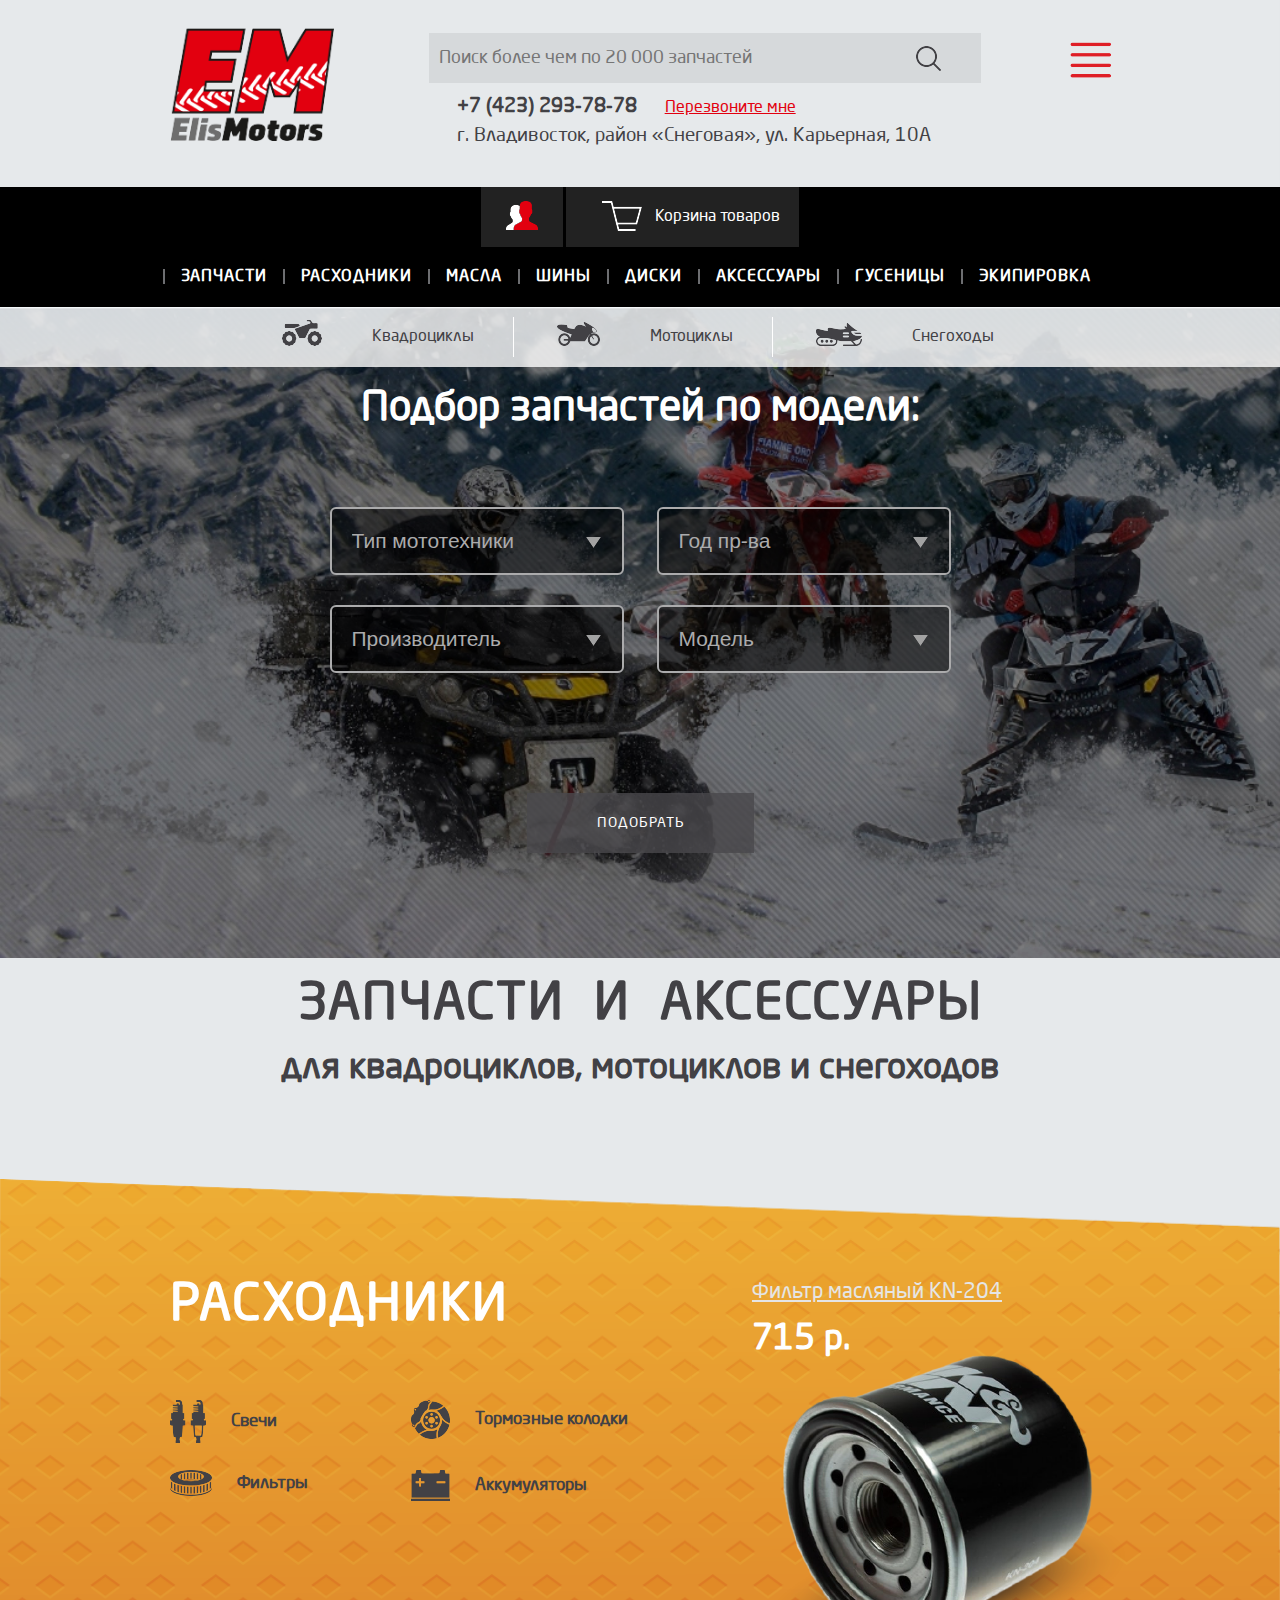
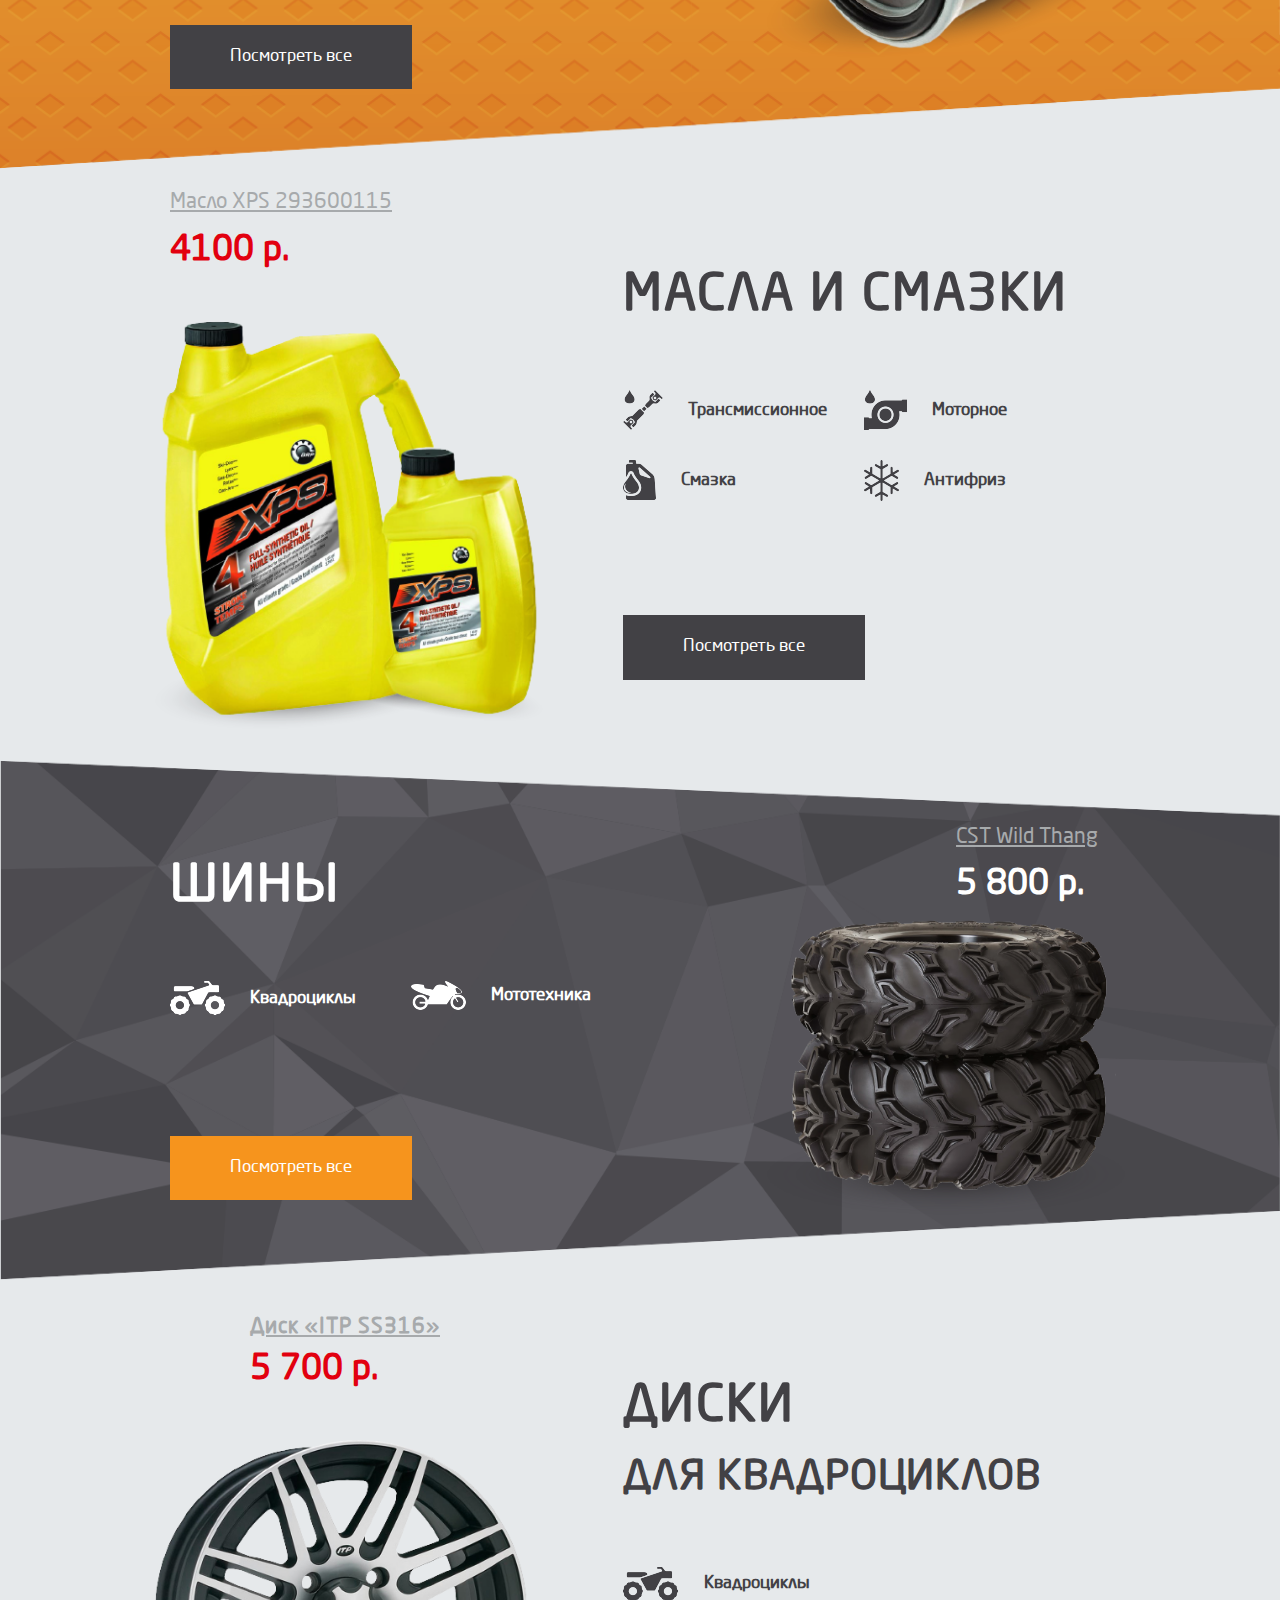
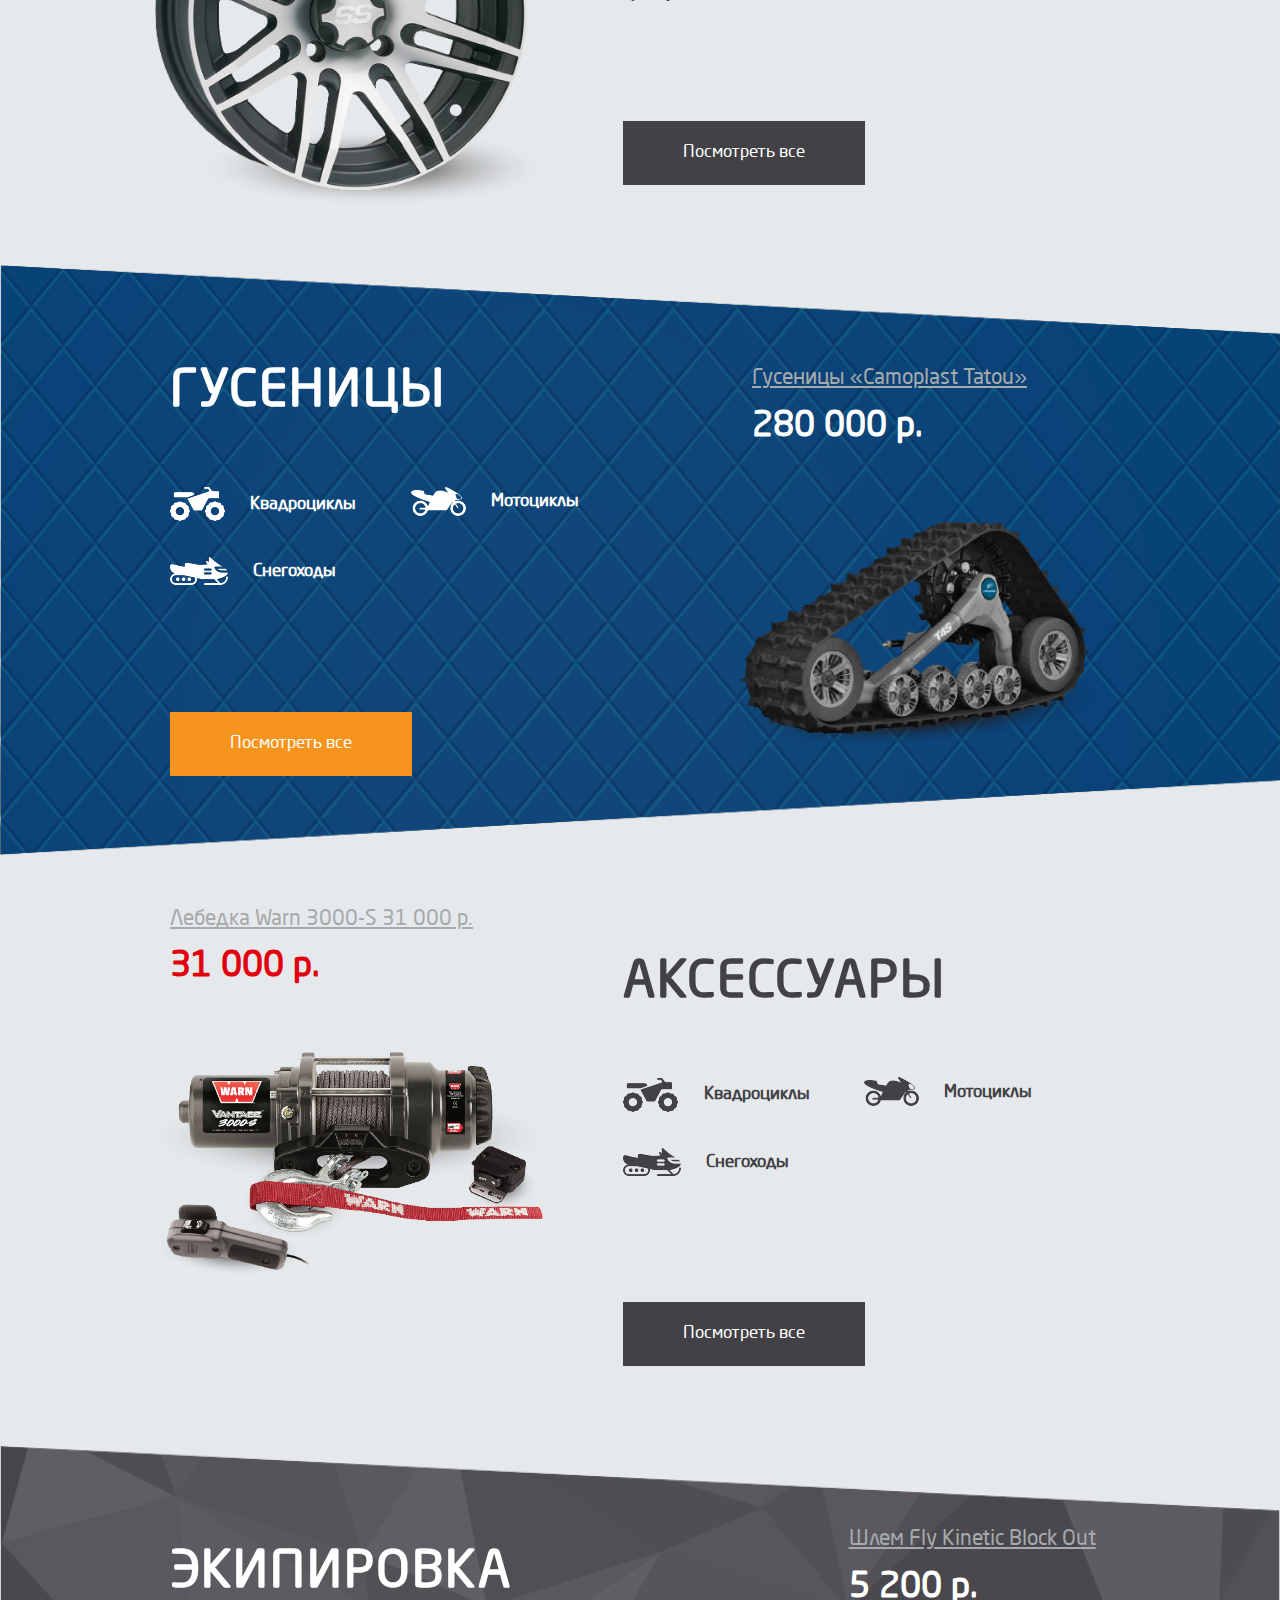
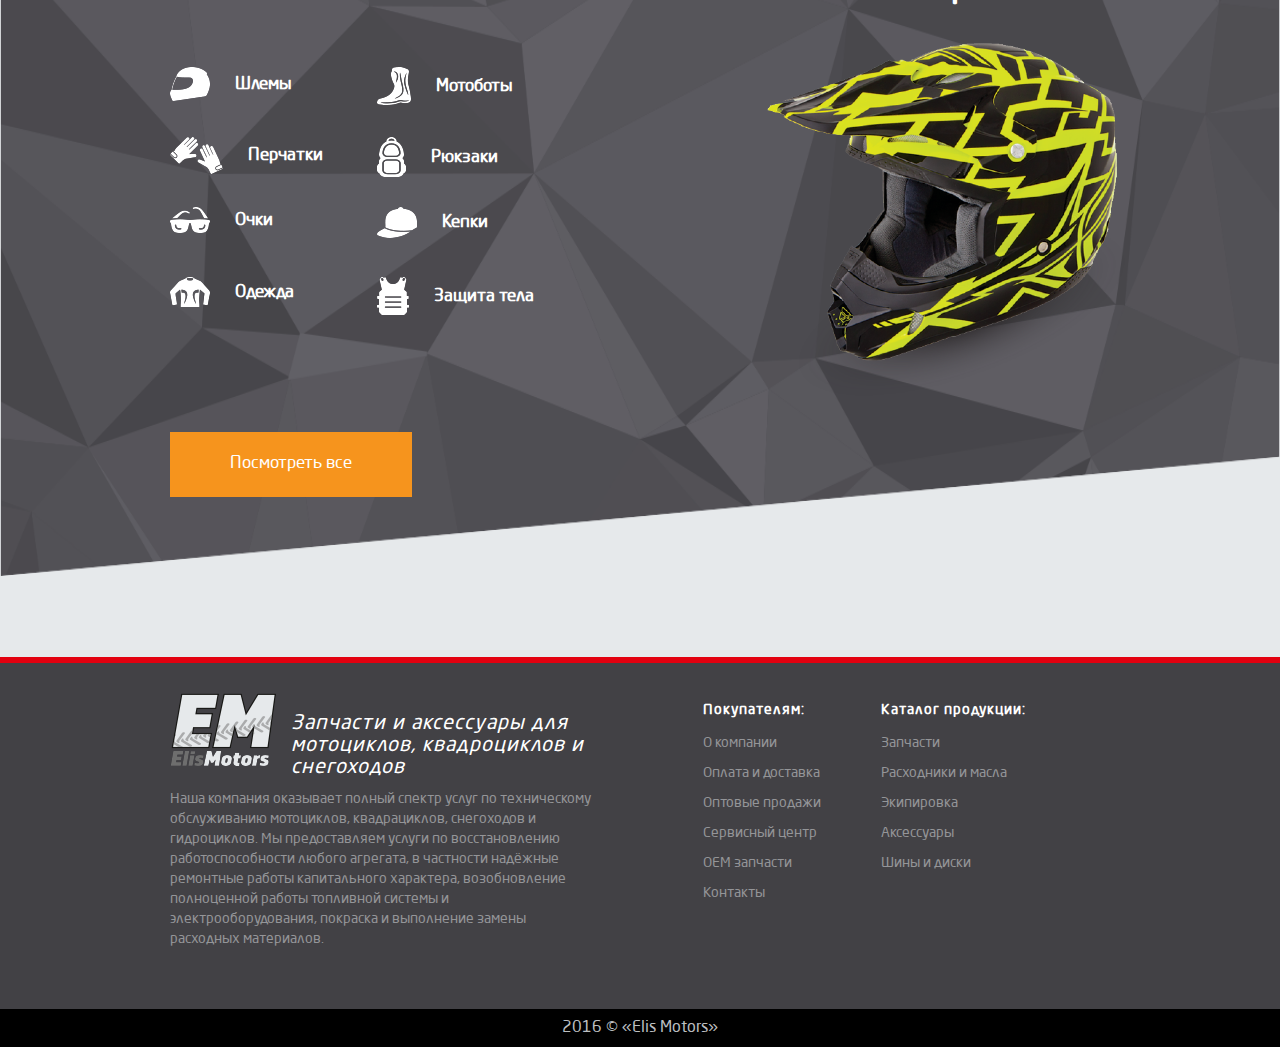
<file: index.html>
<!DOCTYPE html>
<html lang="ru">
<head>
  <meta charset="utf-8">
  <meta http-equiv="X-UA-Compatible" content="IE=edge">
  <meta name="viewport" content="width=device-width, initial-scale=1">
  <title>Главная</title>
  <link href="css/bootstrap.min.css" rel="stylesheet">
  <link href="css/jquery-ui.css" rel="stylesheet">
  <link href="css/jquery-ui.structure.css" rel="stylesheet">
  <link href="css/style.css" rel="stylesheet">
  <!-- HTML5 Shim and Respond.js IE8 support of HTML5 elements and media queries -->
  <!-- WARNING: Respond.js doesn't work if you view the page via file:// -->
  <!--[if lt IE 9]>
  <script src="https://oss.maxcdn.com/libs/html5shiv/3.7.0/html5shiv.js"></script>
  <script src="https://oss.maxcdn.com/libs/respond.js/1.4.2/respond.min.js"></script>
  <![endif]-->
</head>
<body>
  <div class="wrapper">
<!-- HEADER -->
    <header class="header">
      <div class="container">
        <div class="row">
          <div class="col-lg-15">
            <div class="row">
              <div class="col-lg-3 col-sm-3 col-xs-5">
                <div class="logo">
                  <img src="images/logo.png" alt="Logo" class="img-responsive">
                </div>
              </div>
              <div class="col-sm-1 hidden-lg hidden-xs"></div>
              <div class="col-lg-12 col-sm-9 col-xs-5 header-content">
                <div class="row">
                  <div class="col-lg-8 col-xs-15">
                    <div class="search-big hidden-lg hidden-md hidden-sm">
                      <a href="#"><i class="search-icn pull-right"></i></a>
                    </div>
                    <form action="!" method="post" class="search" id="search">
                      <input type="search" name="search" class="input" placeholder="Поиск более чем по 20 000 запчастей">
                      <input type="submit" name="submit" value="" class="submit"></form>
                  </div>
                  <div class="col-lg-7 col-md-15 hidden-sm hidden-xs">
                    <address class="address-header">
                      <p class="phone">
                        <span class="tel">+7 (423) 293-78-78</span>
                        <a href="#" class="call-back">Перезвоните мне</a>
                      </p>
                      <p class="location">г. Владивосток, район «Снеговая», ул. Карьерная, 10А</p>
                    </address>
                  </div>
                  <div class="col-lg-15 wr-header-nav">
                  	<a href="#" class="btn-close hidden-lg hidden-xs">
                  		<i class="icn close-header-nav"></i>
                  	</a>
                    <nav class="header-nav">
                      <ul class="list-unstyled list-inline">
                        <li>
                          <a href="company.html">О компании</a>
                        </li>
                        <li>
                          <a href="#">ОЕМ запчасти</a>
                        </li>
                        <li>
                          <a href="#">Мотосервис</a>
                        </li>
                        <li>
                          <a href="#">Ваши объявления</a>
                        </li>
                        <li>
                          <a href="#">Оплата и доставка</a>
                        </li>
                        <li>
                          <a href="#">Контакты</a>
                        </li>
                        <li>
                          <a href="#" class="text-uppercase">
                            <span class="h-nav-btn">Оптовые продажи</span>
                          </a>
                        </li>
                      </ul>
                    </nav>
                  </div>
                </div>
              </div>
              <div class="hidden-lg col-sm-2 col-xs-5">
                <div class="btn-menu-header pull-right">
                  <a href="#">
                    <i class="icn menu"></i>
                  </a>
                </div> 
              </div>
            </div>
          </div>
        </div>
      </div>
    </header>
<!-- NAV -->
    <nav class="nav ">
      <div class="container">
        <div class="row">
          <div class="col-lg-15 text-center wr-menu">
            <div class="row">
              <div class="col-lg-4 col-lg-push-11">
                <div class="menu-right text-right">
                  <a href="#" class="entrance"><i class="icn client"></i></a>
                  <a href="#" class="basket-goods text-center"><i class="icn cart"></i>Корзина товаров</a>
                </div>
              </div>
              <div class="col-lg-11 col-lg-pull-4">
                <div class="menu-left">
                  <ul class="list-unstyled list-inline">
                    <li>
                      <a href="#" class="line">Запчасти</a>
                    </li>
                    <li>
                      <a href="#" class="line">Расходники</a>
                    </li>
                    <li>
                      <a href="#" class="line">Масла</a>
                    </li>
                    <li>
                      <a href="#" class="line">Шины</a>
                    </li>
                    <li>
                      <a href="#" class="line">Диски</a>
                    </li>
                    <li>
                      <a href="#" class="line">Аксессуары</a>
                    </li>
                    <li>
                      <a href="#" class="line">Гусеницы</a>
                    </li>
                    <li>
                      <a href="#" class="line">Экипировка</a>
                    </li>
                  </ul>
                </div>
              </div>
            </div>
          </div>
        </div>
      </div>
    </nav>
    <div class="selection">
      <div class="selection-top text-center">
        <div class="container">
          <div class="row">
            <div class="col-lg-15 hidden-sm hidden-xs">
              <ul class="list-inline list-unstyled">
                <li><a href="#" class="line-white"><i class="icn atv"></i>Квадроциклы</a></li>
                <li><a href="#" class="line-white"><i class="icn motorbike"></i>Мотоциклы</a></li>
                <li><a href="#"><i class="icn snowmobile"></i>Снегоходы</a></li>
              </ul>
            </div>
          </div>
        </div>
      </div>
      <div class="selection-bottom">
        <div class="container">
          <div class="row">
            <div class="col-lg-15">
              <h2 class="text-center">Подбор запчастей по модели:</h2>
              <form action="#" method="get" id="form-selection" class="text-center">
                <fieldset>
                  <select name="type" id="typeOfMotorcycles">
                    <option disabled selected>Тип мототехники</option>
                    <option>Квадроциклы</option>
                    <option>Мотоциклы</option>
                    <option>Снегоходы</option>
                  </select>
                  <select name="year" id="productionYear">
                    <option disabled selected>Год пр-ва</option>
                    <option>2017</option>
                    <option>2016</option>
                    <option>2015</option>
                  </select>
                  <select name="manufacturer" id="manufacturer">
                    <option disabled selected>Производитель</option>
                    <option>Квадроциклы</option>
                    <option>Мотоциклы</option>
                    <option>Снегоходы</option>
                  </select>
                  <select name="model" id="model">
                    <option disabled selected>Модель</option>
                    <option>Квадроциклы</option>
                    <option>Мотоциклы</option>
                    <option>Снегоходы</option>
                  </select>
                </fieldset>
                <input type="submit" name="selection" value="Подобрать" class="text-uppercase">
              </form>
            </div>
          </div>
        </div>
      </div>
    </div>
<!-- MAIN -->
    <main>
      <div class="container hidden-xs">
        <div class="row">
          <div class="col-lg-15">
            <h1 class="text-uppercase text-center">
              Запчасти и аксессуары
            </h1>
            <small class="text-center descr">для квадроциклов, мотоциклов и снегоходов</small>
          </div>
        </div>
      </div>
<!-- SECTION 1 -->
      <section class="section-1 section-goods">
        <div class="container">
          <div class="row">
            <div class="col-lg-15">
              <div class="row">
                <div class="col-lg-7 col-md-8 col-xs-15">
                  <h2 class="text-uppercase text-white">Расходники</h2>
                  <div class="row">
                    <div class="col-xs-7">
                      <a href="#" class="consumables"><span class="wr-i"><i class="icn spark-plug"></i></span>Свечи</a>
                      <a href="#" class="consumables"><span class="wr-i"><i class="icn air-filter"></i></span>Фильтры</a>
                    </div>
                    <div class="col-xs-8">
                      <a href="#" class="consumables"><span class="wr-i"><i class="icn brake-pads"></i></span>Тормозные колодки</a>
                      <a href="#" class="consumables"><span class="wr-i"><i class="icn battery"></i></span>Аккумуляторы</a>
                    </div>
                    <div class="col-xs-15">
                      <a href="#" class="view-all-gray">Посмотреть все</a>
                    </div>
                  </div>
                </div>
                <div class="col-lg-7 col-md-offset-1 col-md-6 hidden-sm hidden-xs data-goods">
                  <h3><a href="#" class="name-goods">Фильтр масляный KN-204</a></h3>
                  <p class="price">715 р.</p>
                  <div class="col-xs-15">
                    <img src="images/page-index/filter.png" alt="Фильтр" class="img-responsive img-goods">
                  </div>
                </div>
              </div>
            </div>
          </div>
        </div>
      </section>
<!-- SECTION 2 -->
      <section class="section-2 section-goods">
        <div class="container">
          <div class="row">
            <div class="col-lg-15">
              <div class="row">
                <div class="col-lg-7 col-md-6 hidden-sm hidden-xs data-goods">
                  <div class="row">
                    <div class="col-lg-9 col-lg-offset-6 wr-name-goods">
                      <h3><a href="#" class="name-goods">Масло XPS 293600115</a></h3>
                      <p class="price">4100 р.</p>
                    </div>
                    <div class="col-xs-15">
                      <img src="images/page-index/oil.png" alt="Масло" class="img-responsive img-goods">
                    </div>               
                  </div>
                </div>
                <div class="col-lg-7 col-md-offset-1 col-md-8 col-xs-15">
                  <h2 class="text-uppercase">Масла и смазки</h2>
                  <div class="row">
                    <div class="col-xs-7">
                      <a href="#" class="consumables"><i class="icn transmission"></i>Трансмиссионное</a>
                      <a href="#" class="consumables"><i class="icn lubricant"></i>Смазка</a>
                    </div>
                    <div class="col-xs-8">
                      <a href="#" class="consumables"><i class="icn motor"></i>Моторное</a>
                      <a href="#" class="consumables"><i class="icn antifreeze"></i>Антифриз</a>
                    </div>
                    <div class="col-xs-15">
                      <a href="#" class="view-all-gray">Посмотреть все</a>
                    </div>
                  </div>
                </div>
              </div>
            </div>
          </div>
        </div>
      </section>
<!-- SECTION 3 -->
      <section class="section-3 section-goods">
        <div class="container">
          <div class="row">
            <div class="col-lg-15">
              <div class="row">
                <div class="col-lg-7 col-md-8 col-xs-15">
                  <h2 class="text-uppercase text-white">Шины</h2>
                  <div class="row">
                    <div class="col-xs-7">
                      <a href="#" class="consumables"><span class="wr-i"><i class="icn atv-white"></i></span>Квадроциклы</a>
                    </div>
                    <div class="col-xs-8">
                      <a href="#" class="consumables"><span class="wr-i"><i class="icn motorbike-white"></i></span>Мототехника</a>
                    </div>
                    <div class="col-xs-15">
                      <a href="#" class="view-all-orange">Посмотреть все</a>
                    </div>
                  </div>
                </div>
                <div class="col-lg-7 col-md-offset-1 col-md-6 hidden-sm hidden-xs data-goods">
                  <div class="wr-name-goods">
                    <h3><a href="#" class="name-goods">CST Wild Thang</a></h3>
                    <p class="price">5 800 р.</p>
                  </div>
                  <div class="col-xs-15">
                    <img src="images/page-index/tires.png" alt="Шины" class="img-responsive img-goods">
                  </div>
                </div>
              </div>
            </div>
          </div>
        </div>
      </section>
<!-- SECTION 4 -->
      <section class="section-4 section-goods">
        <div class="container">
          <div class="row">
            <div class="col-lg-15">
              <div class="row">
                <div class="col-lg-7 col-md-6 hidden-sm hidden-xs data-goods">
                  <div class="row">
                    <div class="col-lg-9 col-lg-offset-6 wr-name-goods">
                      <h3><a href="#" class="name-goods">Диск «ITP SS316»</a></h3>
                      <p class="price">5 700 р.</p>
                    </div>
                    <div class="col-xs-15">
                      <img src="images/page-index/disk.png" alt="Диск" class="img-responsive img-goods">
                    </div>             
                  </div>
                </div>
                <div class="col-lg-7 col-md-offset-1 col-md-8 col-xs-15 disk-atv">
                  <h2 class="text-uppercase">Диски</h2>
                  <h3 class="text-uppercase">для квадроциклов</h3>
                  <div class="row">
                    <div class="col-xs-7">
                      <a href="#" class="consumables"><i class="icn atv-gray"></i>Квадроциклы</a>
                    </div>
                    <div class="col-xs-15">
                      <a href="#" class="view-all-gray">Посмотреть все</a>
                    </div>
                  </div>
                </div>
              </div>
            </div>
          </div>
        </div>
      </section> 
<!-- SECTION 5 -->
      <section class="section-5 section-goods">
        <div class="container">
          <div class="row">
            <div class="col-xs-15">
              <div class="row">
                <div class="col-lg-7 col-md-8 col-xs-15">
                  <h2 class="text-uppercase text-white">Гусеницы</h2>
                  <div class="row">
                    <div class="col-xs-7">
                      <a href="#" class="consumables"><span class="wr-i"><i class="icn atv-white"></i></span>Квадроциклы</a>
                      <a href="#" class="consumables"><span class="wr-i"><i class="icn snowmobile-white"></i></span>Снегоходы</a>
                    </div>
                    <div class="col-xs-8">
                      <a href="#" class="consumables"><span class="wr-i"><i class="icn motorbike-white"></i></span>Мотоциклы</a>
                    </div>
                    <div class="col-xs-15">
                      <a href="#" class="view-all-orange">Посмотреть все</a>
                    </div>
                  </div>
                </div>
                <div class="col-lg-7 col-md-offset-1 col-md-6 hidden-sm hidden-xs data-goods">
                  <h3><a href="#" class="name-goods">Гусеницы «Camoplast Tatou»</a></h3>
                  <p class="price">280 000 р.</p>
                  <div class="col-xs-15">
                    <img src="images/page-index/caterpillar.png" alt="Гусеницы" class="img-responsive img-goods">
                  </div>
                </div>
              </div>
            </div>
          </div>
        </div>
      </section>
<!-- SECTION 6 -->
      <section class="section-6 section-goods">
        <div class="container">
          <div class="row">
            <div class="col-lg-15">
              <div class="row">
                <div class="col-lg-7 col-md-6 hidden-sm hidden-xs data-goods">
                  <div class="row">
                    <div class="col-lg-9 col-lg-offset-6 wr-name-goods">
                      <h3><a href="#" class="name-goods">Лебедка Warn 3000-S 31 000 р.</a></h3>
                      <p class="price">31 000 р.</p>
                    </div>
                    <div class="col-xs-15">
                      <img src="images/page-index/winch.png" alt="Лебедка" class="img-responsive img-goods">
                    </div>    
                  </div>
                </div>
                <div class="col-lg-7 col-md-offset-1 col-md-8 col-xs-15">
                  <h2 class="text-uppercase">Аксессуары</h2>
                  <div class="row">
                    <div class="col-xs-7">
                      <a href="#" class="consumables"><span class="wr-i"><i class="icn atv-gray"></i></span>Квадроциклы</a>
                      <a href="#" class="consumables"><span class="wr-i"><i class="icn snowmobile-gray"></i></span>Снегоходы</a>
                    </div>
                    <div class="col-xs-8">
                      <a href="#" class="consumables"><span class="wr-i"><i class="icn motorbike-gray"></i></span>Мотоциклы</a>
                    </div>
                    <div class="col-xs-15">
                      <a href="#" class="view-all-gray">Посмотреть все</a>
                    </div>
                  </div>
                </div>
              </div>
            </div>
          </div>
        </div>
      </section>
<!-- SECTION 7 -->
       <section class="section-7 section-goods">
        <div class="container">
          <div class="row">
            <div class="col-lg-15">
              <div class="row">
                <div class="col-lg-7 col-md-8 col-xs-15">
                  <h2 class="text-uppercase text-white">Экипировка</h2>
                  <div class="row">
                    <div class="col-xs-6">
                      <a href="#" class="consumables"><span class="wr-i"><i class="icn accessory-helmets"></i></span>Шлемы</a>
                      <a href="#" class="consumables"><span class="wr-i"><i class="icn accessory-gloves"></i></span>Перчатки</a>
                      <a href="#" class="consumables"><span class="wr-i"><i class="icn accessory-glasses"></i></span>Очки</a>
                      <a href="#" class="consumables"><span class="wr-i"><i class="icn accessory-clothes"></i></span>Одежда</a>
                    </div>
                    <div class="col-xs-9">
                      <a href="#" class="consumables"><span class="wr-i"><i class="icn accessory-boots"></i></span>Мотоботы</a>
                      <a href="#" class="consumables"><span class="wr-i"><i class="icn accessory-backpack"></i></span>Рюкзаки</a>
                      <a href="#" class="consumables"><span class="wr-i"><i class="icn accessory-cap"></i></span>Кепки</a>
                      <a href="#" class="consumables"><span class="wr-i"><i class="icn accessory-body-protection"></i></span>Защита тела</a>
                    </div>
                    <div class="col-xs-15">
                      <a href="#" class="view-all-orange">Посмотреть все</a>
                    </div>
                  </div>
                </div>
                <div class="col-lg-7 col-md-offset-1 col-md-6 hidden-sm hidden-xs data-goods">
                  <div class="wr-name-goods">
                    <h3><a href="#" class="name-goods">Шлем Fly Kinetic Block Out</a></h3>
                    <p class="price">5 200 р.</p>
                  </div>
                  <div class="col-xs-15">
                    <img src="images/page-index/helmet.png" alt="Экипировка" class="img-responsive img-goods">
                  </div>
                </div>
              </div>
            </div>
          </div>
        </div>
      </section>
    </main>
    <footer class="footer">
      <div class="footer-content">
        <div class="container">
          <div class="row">
            <div class="col-md-15 hidden-sm hidden-xs">
              <div class="row">
                <div class="col-lg-6 col-md-7">
                  <div class="row">
                    <div class="col-lg-3 col-md-4">
                      <img src="images/logo-small.png" alt="logo" class="logo-footer">
                    </div>
                    <div class="col-lg-12 col-md-11">
                      <h2>Запчасти и аксессуары для мотоциклов, квадроциклов и снегоходов</h2> 
                    </div>
                    <div class="col-md-15">
                      Наша компания оказывает полный спектр услуг по техническому обслуживанию мотоциклов, квадрациклов, снегоходов и гидроциклов. Мы предоставляем услуги по восстановлению работоспособности любого агрегата, в частности надёжные ремонтные работы капитального характера, возобновление полноценной работы топливной системы и электрооборудования, покраска и выполнение замены расходных материалов. 
                    </div>
                  </div>
                </div>
                <div class="col-lg-5 col-md-4">
                  <ul class="list-unstyled footer-menu footer-menu-left">
                    <li>Покупателям:</li>
                    <li><a href="#">О компании</a></li>
                    <li><a href="#">Оплата и доставка</a></li>
                    <li><a href="#">Оптовые продажи</a></li>
                    <li><a href="#">Сервисный центр</a></li>
                    <li><a href="#">ОЕМ запчасти</a></li>
                    <li><a href="#">Контакты</a></li>
                  </ul>
                </div>
                <div class="col-md-4">
                  <ul class="list-unstyled footer-menu footer-menu-right">
                    <li>Каталог продукции:</li>
                    <li><a href="#">Запчасти</a></li>
                    <li><a href="#">Расходники и масла</a></li>
                    <li><a href="#">Экипировка</a></li>
                    <li><a href="#">Аксессуары</a></li>
                    <li><a href="#">Шины и диски</a></li>
                  </ul>
                </div>
              </div>
            </div>
            <div class="col-xs-15 hidden-lg hidden-md">
              <address class="address-footer">
                <p class="phone">
                  <span class="tel">+7 (423) 293-78-78</span>
                  <a href="#" class="call-back">Перезвоните мне</a>
                </p>
                <p class="location">г. Владивосток, район «Снеговая», ул. Карьерная, 10А</p>
              </address>
            </div>
          </div>
        </div>
      </div>
      <div class="copy">
        2016  © «Elis Motors»
      </div>
    </footer>
    
  </div>
<!-- SCRIPT -->
  <script src="js/jquery-2.1.4.min.js"></script>
  <script src="js/bootstrap.min.js"></script>
  <script src="js/jquery-ui.js"></script>
  <script src="js/common.js"></script>
</body>
</html>
</file>
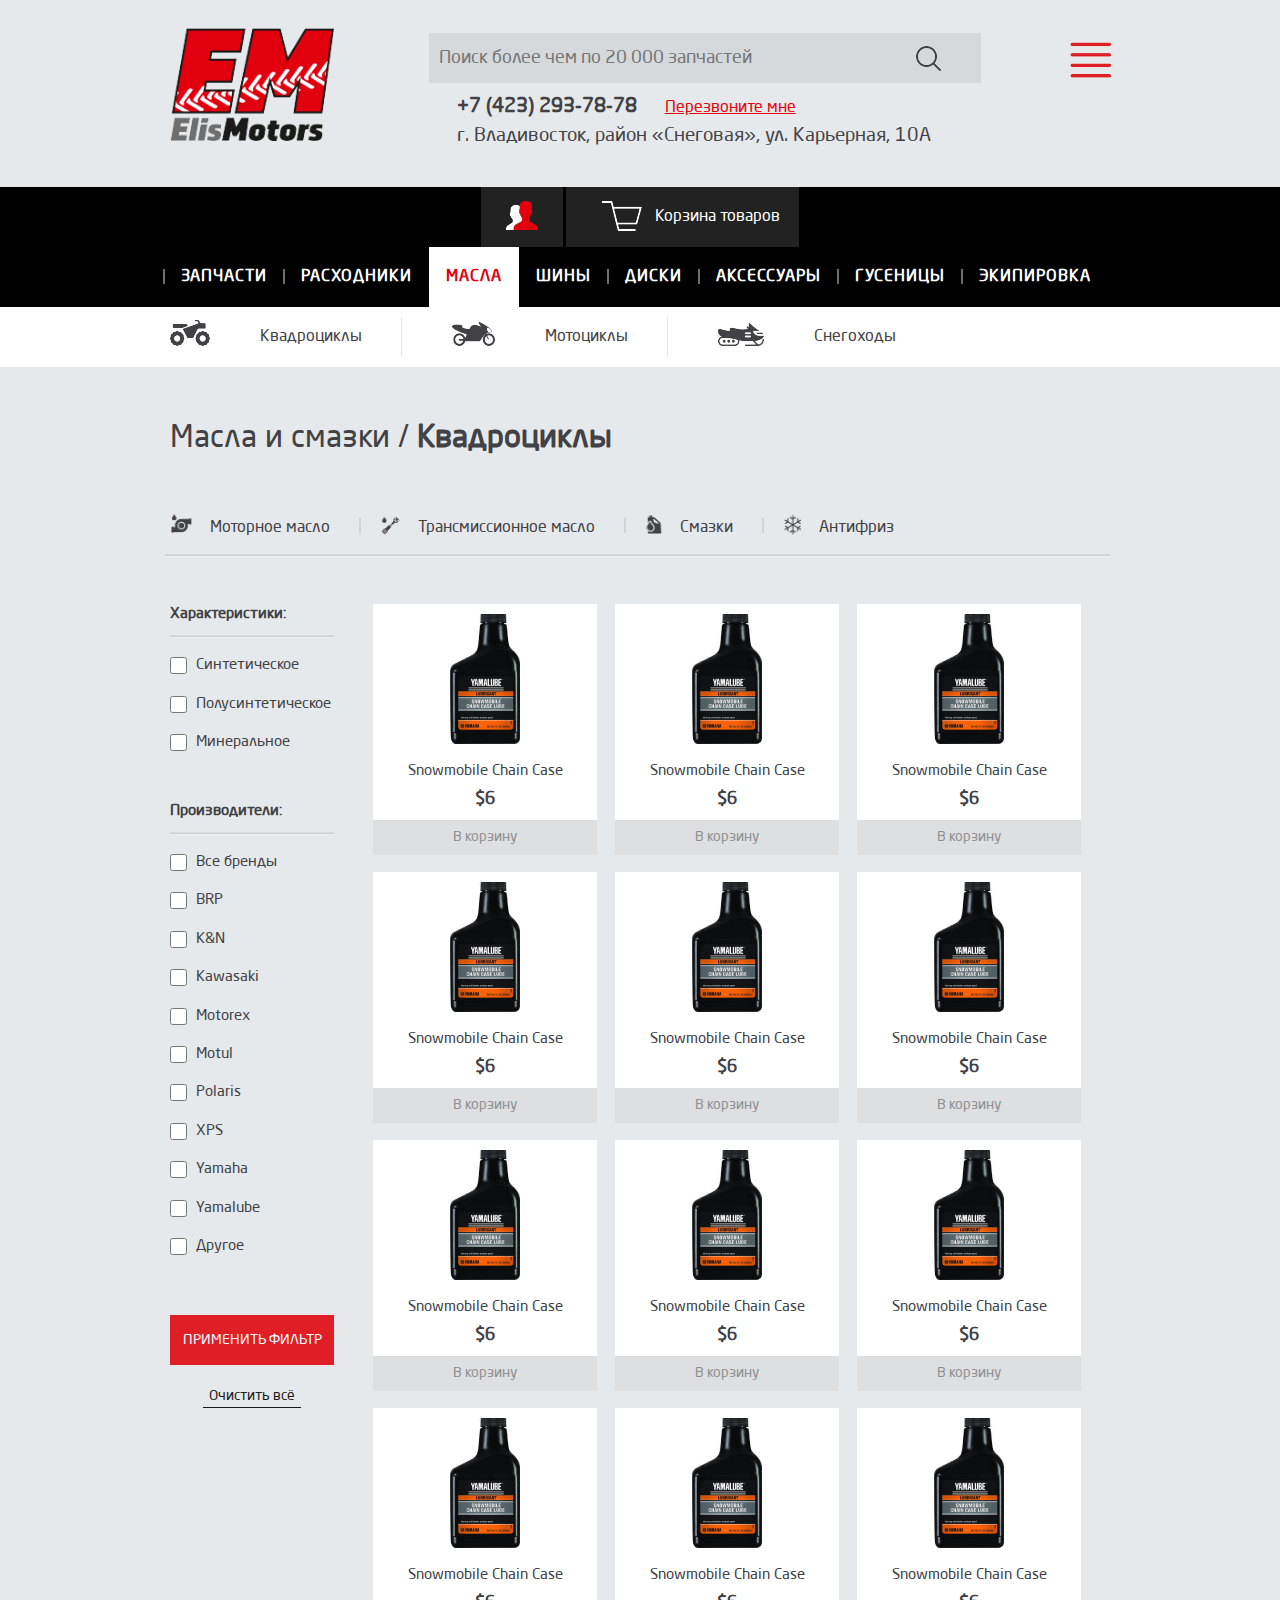
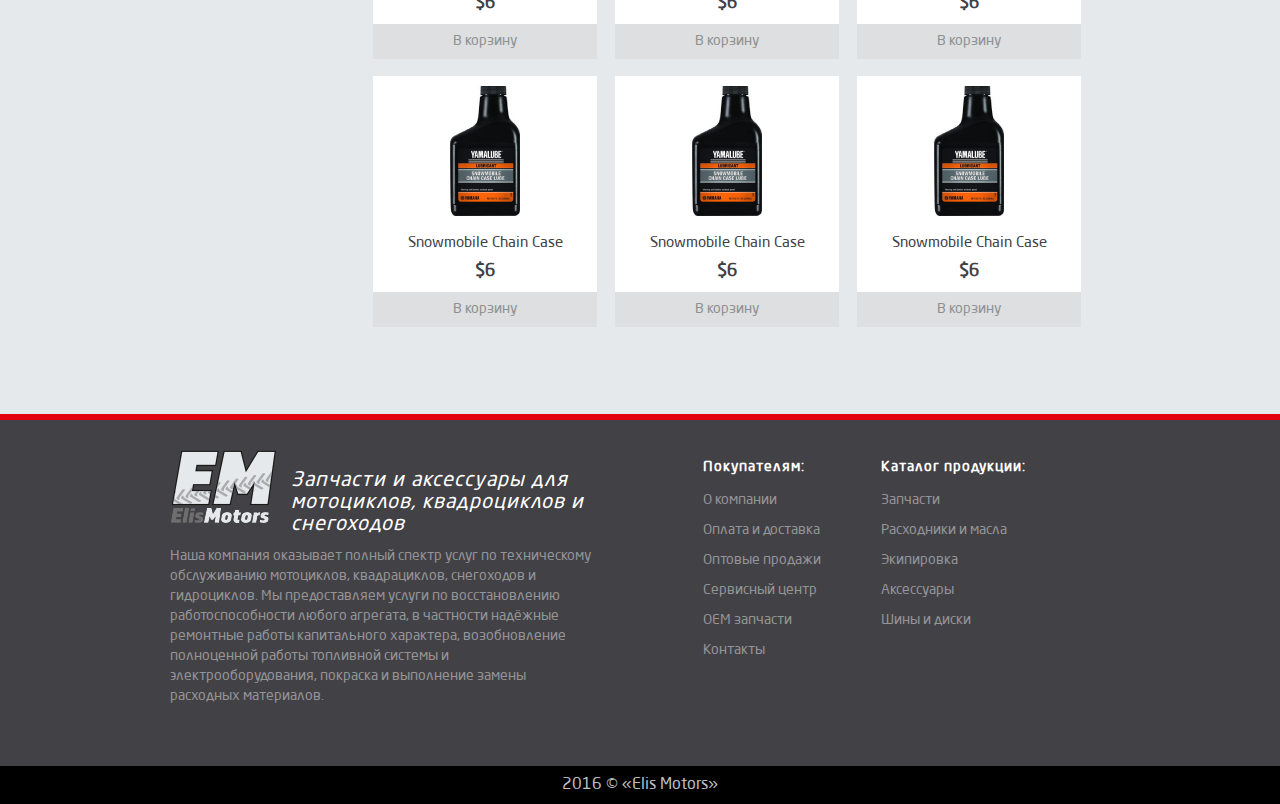
<file: catalog.html>
<!DOCTYPE html>
<html lang="ru">
<head>
  <meta charset="utf-8">
  <meta http-equiv="X-UA-Compatible" content="IE=edge">
  <meta name="viewport" content="width=device-width, initial-scale=1">
  <title>Каталог</title>
  <link href="css/bootstrap.min.css" rel="stylesheet">
  <link href="css/jquery-ui.css" rel="stylesheet">
  <link href="css/jquery-ui.structure.css" rel="stylesheet">
  <link href="css/style.css" rel="stylesheet">
  <!-- HTML5 Shim and Respond.js IE8 support of HTML5 elements and media queries -->
  <!-- WARNING: Respond.js doesn't work if you view the page via file:// -->
  <!--[if lt IE 9]>
  <script src="https://oss.maxcdn.com/libs/html5shiv/3.7.0/html5shiv.js"></script>
  <script src="https://oss.maxcdn.com/libs/respond.js/1.4.2/respond.min.js"></script>
  <![endif]-->
</head>
<body>
  <div class="wrapper">
<!-- HEADER -->
    <header class="header">
      <div class="container">
        <div class="row">
          <div class="col-lg-15">
            <div class="row">
              <div class="col-lg-3 col-sm-3 col-xs-5">
                <div class="logo">
                  <img src="images/logo.png" alt="Logo" class="img-responsive">
                </div>
              </div>
              <div class="col-sm-1 hidden-lg hidden-xs"></div>
              <div class="col-lg-12 col-sm-9 col-xs-5 header-content">
                <div class="row">
                  <div class="col-lg-8 col-xs-15">
                    <div class="search-big hidden-lg hidden-md hidden-sm">
                      <a href="#"><i class="search-icn pull-right"></i></a>
                    </div>
                    <form action="!" method="post" class="search" id="search">
                      <input type="search" name="search" class="input" placeholder="Поиск более чем по 20 000 запчастей">
                      <input type="submit" name="submit" value="" class="submit"></form>
                  </div>
                  <div class="col-lg-7 col-md-15 hidden-sm hidden-xs">
                    <address class="address-header">
                      <p class="phone">
                        <span class="tel">+7 (423) 293-78-78</span>
                        <a href="#" class="call-back">Перезвоните мне</a>
                      </p>
                      <p class="location">г. Владивосток, район «Снеговая», ул. Карьерная, 10А</p>
                    </address>
                  </div>
                  <div class="col-lg-15 wr-header-nav">
                    <a href="#" class="btn-close hidden-lg hidden-xs">
                      <i class="icn close-header-nav"></i>
                    </a>
                    <nav class="header-nav">
                      <ul class="list-unstyled list-inline">
                        <li>
                          <a href="company.html">О компании</a>
                        </li>
                        <li>
                          <a href="#">ОЕМ запчасти</a>
                        </li>
                        <li>
                          <a href="#">Мотосервис</a>
                        </li>
                        <li>
                          <a href="#">Ваши объявления</a>
                        </li>
                        <li>
                          <a href="#">Оплата и доставка</a>
                        </li>
                        <li>
                          <a href="#">Контакты</a>
                        </li>
                        <li>
                          <a href="#" class="text-uppercase">
                            <span class="h-nav-btn">Оптовые продажи</span>
                          </a>
                        </li>
                      </ul>
                    </nav>
                  </div>
                </div>
              </div>
              <div class="hidden-lg col-sm-2 col-xs-5">
                <div class="btn-menu-header pull-right">
                  <a href="#">
                    <i class="icn menu"></i>
                  </a>
                </div> 
              </div>
            </div>
          </div>
        </div>
      </div>
    </header>
<!-- NAV -->
    <nav class="nav ">
      <div class="container">
        <div class="row">
          <div class="col-lg-15 text-center wr-menu">
            <div class="row">
              <div class="col-lg-4 col-lg-push-11">
                <div class="menu-right text-right">
                  <a href="#" class="entrance"><i class="icn client"></i></a>
                  <a href="#" class="basket-goods text-center"><i class="icn cart"></i>Корзина товаров</a>
                </div>
              </div>
              <div class="col-lg-11 col-lg-pull-4 hidden-xs">
                <div class="menu-left">
                  <ul class="list-unstyled list-inline">
                    <li>
                      <a href="#" class="line">Запчасти</a>
                    </li>
                    <li>
                      <a href="#" class="line">Расходники</a>
                    </li>
                    <li>
                      <a href="#" class="line active">Масла</a>
                    </li>
                    <li>
                      <a href="#" class="line">Шины</a>
                    </li>
                    <li>
                      <a href="#" class="line">Диски</a>
                    </li>
                    <li>
                      <a href="#" class="line">Аксессуары</a>
                    </li>
                    <li>
                      <a href="#" class="line">Гусеницы</a>
                    </li>
                    <li>
                      <a href="#" class="line">Экипировка</a>
                    </li>
                  </ul>
                </div>
              </div>
            </div>
          </div>
        </div>
      </div>
    </nav>
    <nav class="visible-xs menu-catalog-xs">
      <div class="menu-left">
        <ul class="list-unstyled">
          <li>
            <a href="#" class="text-uppercase text-center toggleSlide">Масла<i class="icn arrow-menu"></i></a>
            <ul class="list-unstyled list-slide">
              <li>
                <a href="#" class="text-uppercase text-center">Запчасти</a>
              </li>
              <li>
                <a href="#" class="text-uppercase text-center">Расходники</a>
              </li>
              <li>
                <a href="#" class="text-uppercase text-center">Шины</a>
              </li>
              <li>
                <a href="#" class="text-uppercase text-center">Диски</a>
              </li>
              <li>
                <a href="#" class="text-uppercase text-center">Аксессуары</a>
              </li>
              <li>
                <a href="#" class="text-uppercase text-center">Гусеницы</a>
              </li>
              <li>
                <a href="#" class="text-uppercase text-center">Экипировка</a>
              </li>
            </ul>
          </li>
        </ul>
      </div>
    </nav>
<!-- MAIN -->
    <main>
      <div class="pick">
        <div class="wr-sel-catalog bg-white">
          <div class="container">
            <div class="row">
              <div class="col-lg-15 hidden-xs">
                <ul class="list-inline list-unstyled list-pick">
                  <li><a href="#" class="sel-catalog line-gray"><i class="icn atv"></i>Квадроциклы</a></li>
                  <li><a href="#" class="sel-catalog line-gray"><i class="icn motorbike"></i>Мотоциклы</a></li>
                  <li><a href="#" class="sel-catalog"><i class="icn snowmobile"></i>Снегоходы</a></li>
                </ul>
              </div>
            </div>
          </div>
        </div>
        <div class="container">
          <div class="row selection-catalog">
            <div class="col-sm-15 hidden-xs">
              <p class="pointer">Масла и смазки / <strong>Квадроциклы</strong></p>
            </div>
            <div class="col-sm-15 hidden-xs">
              <ul class="list-inline list-unstyled list-sel-oil">
                <li><a href="#"><i class="icn motor"></i>Моторное масло</a></li>
                <li><a href="#" class="line-lightgray"><i class="icn transmission"></i>Трансмиссионное масло</a></li>
                <li><a href="#" class="line-lightgray"><i class="icn lubricant"></i>Смазки</a></li>
                <li><a href="#" class="line-lightgray"><i class="icn antifreeze"></i>Антифриз</a></li>
              </ul>
            </div>
          </div>
          <div class="row">
            <div class="col-lg-15">
              <div class="row">
                <div class="col-xs-15 hidden-lg hidden-md hidden-sm">
                  <form action="!" method="get" id="form-sel-catalog">
                     <fieldset>
                      <select name="type" id="selMotorcycles">
                        <option selected>Квадроциклы</option>
                        <option>Мотоциклы</option>
                        <option>Снегоходы</option>
                      </select>
                      <select name="year" id="productionOil">
                        <option selected>Моторное масло</option>
                        <option>Трансмиссионное масло</option>
                        <option>Смазки</option>
                        <option>Антифриз</option>
                      </select>
                    </fieldset>
                  </form>
                  <div class="btn-addFilter">Дополнительный фильтр</div>
                </div>
              </div>
              <div class="row">
                <div class="col-lg-2 col-md-3 col-sm-4">
                  <form action="!" method="get" id="filterCatalog" class="filter-catalog">
                    <div class="characteristics">
                      <p>Характеристики:</p>
                      <div class="wr-checkbox">
                        <input type="checkbox" id="in-1">
                        <label for="in-1">Синтетическое</label>
                      </div>
                      <div class="wr-checkbox">
                        <input type="checkbox" id="in-2">
                        <label for="in-2">Полусинтетическое</label>
                      </div>
                      <div class="wr-checkbox">
                        <input type="checkbox" id="in-3">
                        <label for="in-3">Минеральное</label>
                      </div>
                    </div>
                    <div class="producer">
                      <p>Производители:</p>
                      <div class="wr-checkbox">
                        <input type="checkbox" id="in-4">
                        <label for="in-4">Все бренды</label>
                      </div>
                      <div class="wr-checkbox">
                        <input type="checkbox" id="in-5">
                        <label for="in-5">BRP</label>
                      </div>
                      <div class="wr-checkbox">
                        <input type="checkbox" id="in-6">
                        <label for="in-6">K&N</label>
                      </div>
                      <div class="wr-checkbox">
                        <input type="checkbox" id="in-7">
                        <label for="in-7">Kawasaki</label>
                      </div>
                      <div class="wr-checkbox">
                        <input type="checkbox" id="in-8">
                        <label for="in-8">Motorex</label>
                      </div>
                      <div class="wr-checkbox">
                        <input type="checkbox" id="in-9">
                        <label for="in-9">Motul</label>
                      </div>
                      <div class="wr-checkbox">
                        <input type="checkbox" id="in-10">
                        <label for="in-10">Polaris</label>
                      </div>
                      <div class="wr-checkbox">
                        <input type="checkbox" id="in-11">
                        <label for="in-11">XPS</label>
                      </div>
                      <div class="wr-checkbox">
                        <input type="checkbox" id="in-12">
                        <label for="in-12">Yamaha</label>
                      </div>
                      <div class="wr-checkbox">
                        <input type="checkbox" id="in-13">
                        <label for="in-13">Yamalube</label>
                      </div>
                      <div class="wr-checkbox">
                        <input type="checkbox" id="in-14">
                        <label for="in-14">Другое</label>
                      </div>
                    </div>
                    <input type="submit" name="submitFilter" id="submitFilter" value="Применить фильтр" class="text-uppercase">
                    <input type="reset" value="Очистить всё">
                  </form>
                </div>
                <div class="col-lg-13 col-md-12 col-sm-11 col-xs-15">
                  <div class="filtered-goods clearfix">
                    <div class="card_product">
                      <div class="content-product">
                        <div class="img-product">
                          <img src="images/page-catalog/product-1.jpg" alt="product" class="img-responsive">
                        </div>
                        <p class="name-product">
                          Snowmobile Chain Case
                        </p>
                        <p class="price-product">
                          $6
                        </p>
                      </div>
                      <div class="in-basket">
                        В корзину
                      </div>
                    </div>
                    <div class="card_product">
                      <div class="content-product">
                        <div class="img-product">
                          <img src="images/page-catalog/product-1.jpg" alt="product" class="img-responsive">
                        </div>
                        <p class="name-product">
                          Snowmobile Chain Case
                        </p>
                        <p class="price-product">
                          $6
                        </p>
                      </div>
                      <div class="in-basket">
                        В корзину
                      </div>
                    </div>
                    <div class="card_product">
                      <div class="content-product">
                        <div class="img-product">
                          <img src="images/page-catalog/product-1.jpg" alt="product" class="img-responsive">
                        </div>
                        <p class="name-product">
                          Snowmobile Chain Case
                        </p>
                        <p class="price-product">
                          $6
                        </p>
                      </div>
                      <div class="in-basket">
                        В корзину
                      </div>
                    </div>
                    <div class="card_product">
                      <div class="content-product">
                        <div class="img-product">
                          <img src="images/page-catalog/product-1.jpg" alt="product" class="img-responsive">
                        </div>
                        <p class="name-product">
                          Snowmobile Chain Case
                        </p>
                        <p class="price-product">
                          $6
                        </p>
                      </div>
                      <div class="in-basket">
                        В корзину
                      </div>
                    </div>
                    <div class="card_product">
                      <div class="content-product">
                        <div class="img-product">
                          <img src="images/page-catalog/product-1.jpg" alt="product" class="img-responsive">
                        </div>
                        <p class="name-product">
                          Snowmobile Chain Case
                        </p>
                        <p class="price-product">
                          $6
                        </p>
                      </div>
                      <div class="in-basket">
                        В корзину
                      </div>
                    </div>
                    <div class="card_product">
                      <div class="content-product">
                        <div class="img-product">
                          <img src="images/page-catalog/product-1.jpg" alt="product" class="img-responsive">
                        </div>
                        <p class="name-product">
                          Snowmobile Chain Case
                        </p>
                        <p class="price-product">
                          $6
                        </p>
                      </div>
                      <div class="in-basket">
                        В корзину
                      </div>
                    </div>
                    <div class="card_product">
                      <div class="content-product">
                        <div class="img-product">
                          <img src="images/page-catalog/product-1.jpg" alt="product" class="img-responsive">
                        </div>
                        <p class="name-product">
                          Snowmobile Chain Case
                        </p>
                        <p class="price-product">
                          $6
                        </p>
                      </div>
                      <div class="in-basket">
                        В корзину
                      </div>
                    </div>
                    <div class="card_product">
                      <div class="content-product">
                        <div class="img-product">
                          <img src="images/page-catalog/product-1.jpg" alt="product" class="img-responsive">
                        </div>
                        <p class="name-product">
                          Snowmobile Chain Case
                        </p>
                        <p class="price-product">
                          $6
                        </p>
                      </div>
                      <div class="in-basket">
                        В корзину
                      </div>
                    </div>
                    <div class="card_product">
                      <div class="content-product">
                        <div class="img-product">
                          <img src="images/page-catalog/product-1.jpg" alt="product" class="img-responsive">
                        </div>
                        <p class="name-product">
                          Snowmobile Chain Case
                        </p>
                        <p class="price-product">
                          $6
                        </p>
                      </div>
                      <div class="in-basket">
                        В корзину
                      </div>
                    </div>
                    <div class="card_product">
                      <div class="content-product">
                        <div class="img-product">
                          <img src="images/page-catalog/product-1.jpg" alt="product" class="img-responsive">
                        </div>
                        <p class="name-product">
                          Snowmobile Chain Case
                        </p>
                        <p class="price-product">
                          $6
                        </p>
                      </div>
                      <div class="in-basket">
                        В корзину
                      </div>
                    </div>
                    <div class="card_product">
                      <div class="content-product">
                        <div class="img-product">
                          <img src="images/page-catalog/product-1.jpg" alt="product" class="img-responsive">
                        </div>
                        <p class="name-product">
                          Snowmobile Chain Case
                        </p>
                        <p class="price-product">
                          $6
                        </p>
                      </div>
                      <div class="in-basket">
                        В корзину
                      </div>
                    </div>
                    <div class="card_product">
                      <div class="content-product">
                        <div class="img-product">
                          <img src="images/page-catalog/product-1.jpg" alt="product" class="img-responsive">
                        </div>
                        <p class="name-product">
                          Snowmobile Chain Case
                        </p>
                        <p class="price-product">
                          $6
                        </p>
                      </div>
                      <div class="in-basket">
                        В корзину
                      </div>
                    </div>
                    <div class="card_product">
                      <div class="content-product">
                        <div class="img-product">
                          <img src="images/page-catalog/product-1.jpg" alt="product" class="img-responsive">
                        </div>
                        <p class="name-product">
                          Snowmobile Chain Case
                        </p>
                        <p class="price-product">
                          $6
                        </p>
                      </div>
                      <div class="in-basket">
                        В корзину
                      </div>
                    </div>
                    <div class="card_product">
                      <div class="content-product">
                        <div class="img-product">
                          <img src="images/page-catalog/product-1.jpg" alt="product" class="img-responsive">
                        </div>
                        <p class="name-product">
                          Snowmobile Chain Case
                        </p>
                        <p class="price-product">
                          $6
                        </p>
                      </div>
                      <div class="in-basket">
                        В корзину
                      </div>
                    </div>
                    <div class="card_product">
                      <div class="content-product">
                        <div class="img-product">
                          <img src="images/page-catalog/product-1.jpg" alt="product" class="img-responsive">
                        </div>
                        <p class="name-product">
                          Snowmobile Chain Case
                        </p>
                        <p class="price-product">
                          $6
                        </p>
                      </div>
                      <div class="in-basket">
                        В корзину
                      </div>
                    </div>
                  </div>
                </div>
              </div>
            </div>
          </div>
        </div>
      </div>
    </main>
    <footer class="footer">
      <div class="footer-content">
        <div class="container">
          <div class="row">
            <div class="col-md-15 hidden-sm hidden-xs">
              <div class="row">
                <div class="col-lg-6 col-md-7">
                  <div class="row">
                    <div class="col-lg-3 col-md-4">
                      <img src="images/logo-small.png" alt="logo" class="logo-footer">
                    </div>
                    <div class="col-lg-12 col-md-11">
                      <h2>Запчасти и аксессуары для мотоциклов, квадроциклов и снегоходов</h2> 
                    </div>
                    <div class="col-md-15">
                      Наша компания оказывает полный спектр услуг по техническому обслуживанию мотоциклов, квадрациклов, снегоходов и гидроциклов. Мы предоставляем услуги по восстановлению работоспособности любого агрегата, в частности надёжные ремонтные работы капитального характера, возобновление полноценной работы топливной системы и электрооборудования, покраска и выполнение замены расходных материалов. 
                    </div>
                  </div>
                </div>
                <div class="col-lg-5 col-md-4">
                  <ul class="list-unstyled footer-menu footer-menu-left">
                    <li>Покупателям:</li>
                    <li><a href="#">О компании</a></li>
                    <li><a href="#">Оплата и доставка</a></li>
                    <li><a href="#">Оптовые продажи</a></li>
                    <li><a href="#">Сервисный центр</a></li>
                    <li><a href="#">ОЕМ запчасти</a></li>
                    <li><a href="#">Контакты</a></li>
                  </ul>
                </div>
                <div class="col-md-4">
                  <ul class="list-unstyled footer-menu footer-menu-right">
                    <li>Каталог продукции:</li>
                    <li><a href="#">Запчасти</a></li>
                    <li><a href="#">Расходники и масла</a></li>
                    <li><a href="#">Экипировка</a></li>
                    <li><a href="#">Аксессуары</a></li>
                    <li><a href="#">Шины и диски</a></li>
                  </ul>
                </div>
              </div>
            </div>
            <div class="col-xs-15 hidden-lg hidden-md">
              <address class="address-footer">
                <p class="phone">
                  <span class="tel">+7 (423) 293-78-78</span>
                  <a href="#" class="call-back">Перезвоните мне</a>
                </p>
                <p class="location">г. Владивосток, район «Снеговая», ул. Карьерная, 10А</p>
              </address>
            </div>
          </div>
        </div>
      </div>
      <div class="copy">
        2016  © «Elis Motors»
      </div>
    </footer>
    
  </div>
<!-- SCRIPT -->
  <script src="js/jquery-2.1.4.min.js"></script>
  <script src="js/bootstrap.min.js"></script>
  <script src="js/jquery-ui.js"></script>
  <script src="js/common.js"></script>
</body>
</html>
</file>
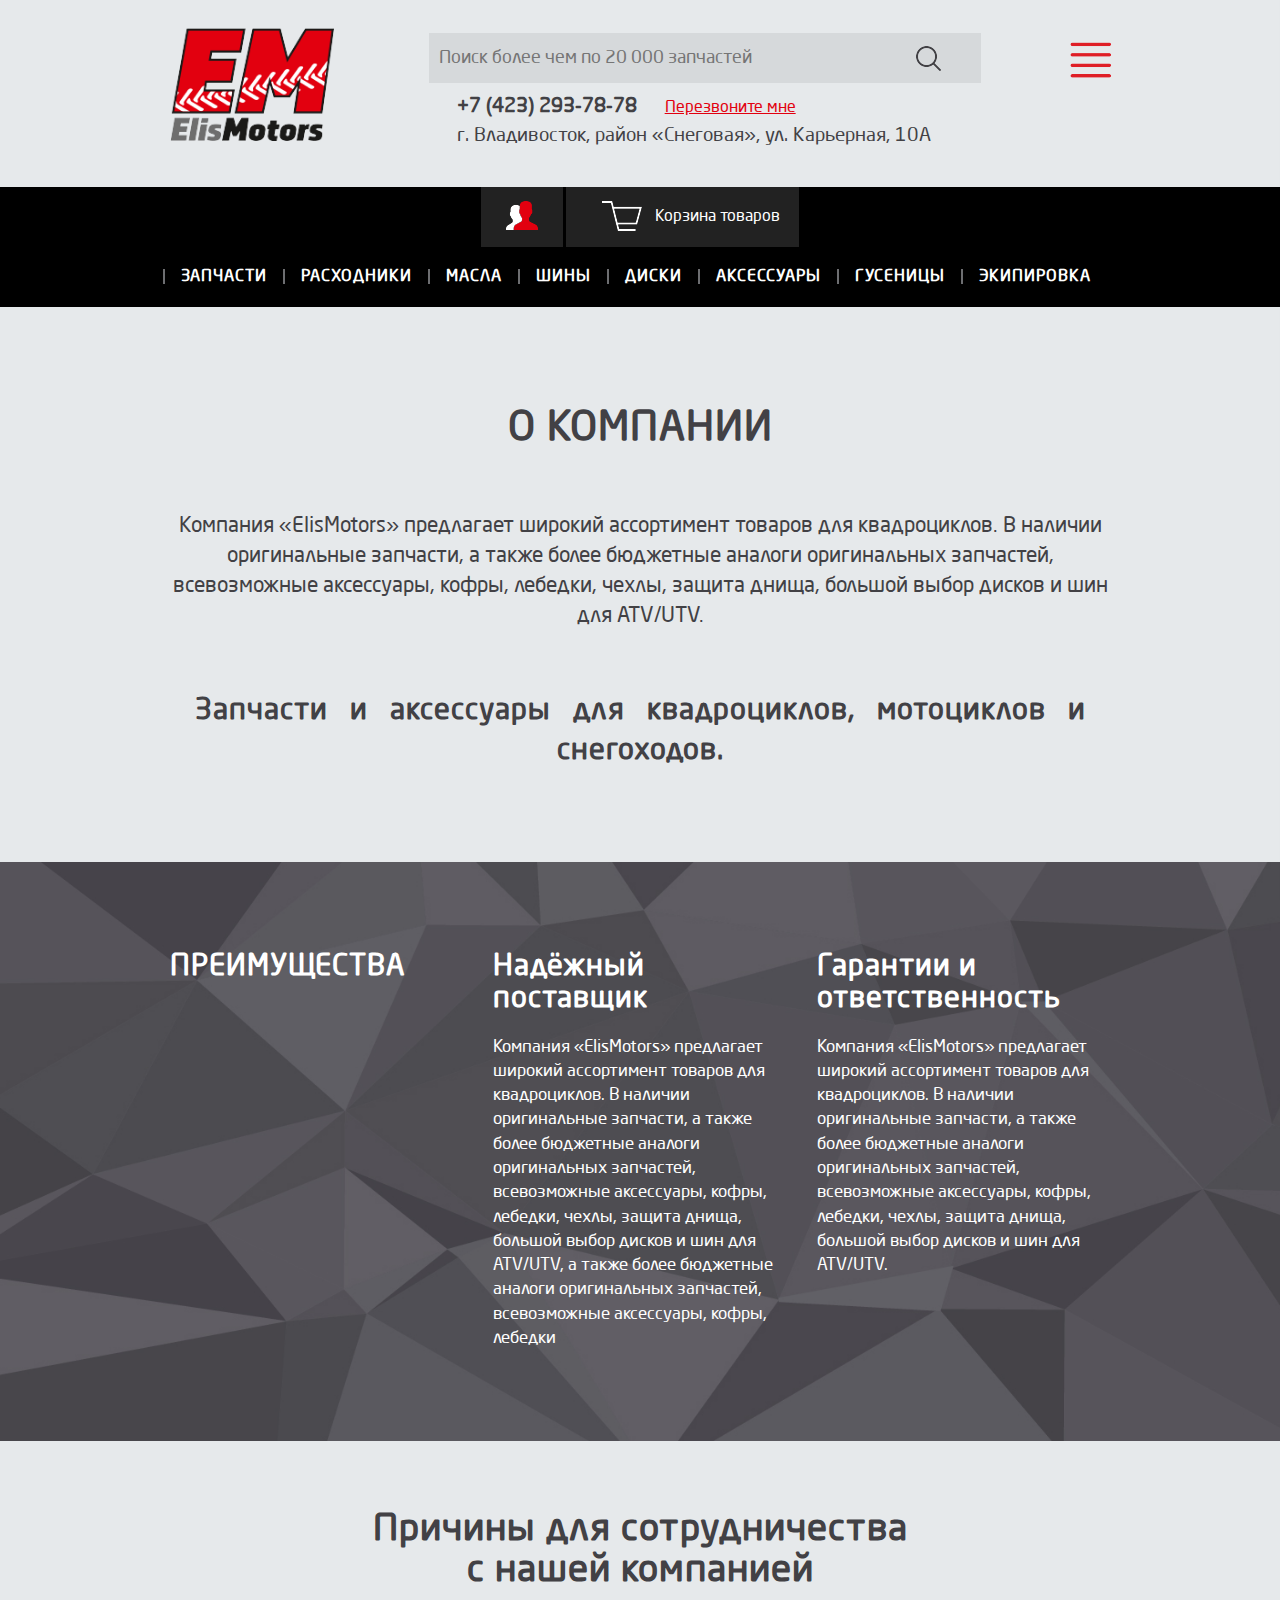
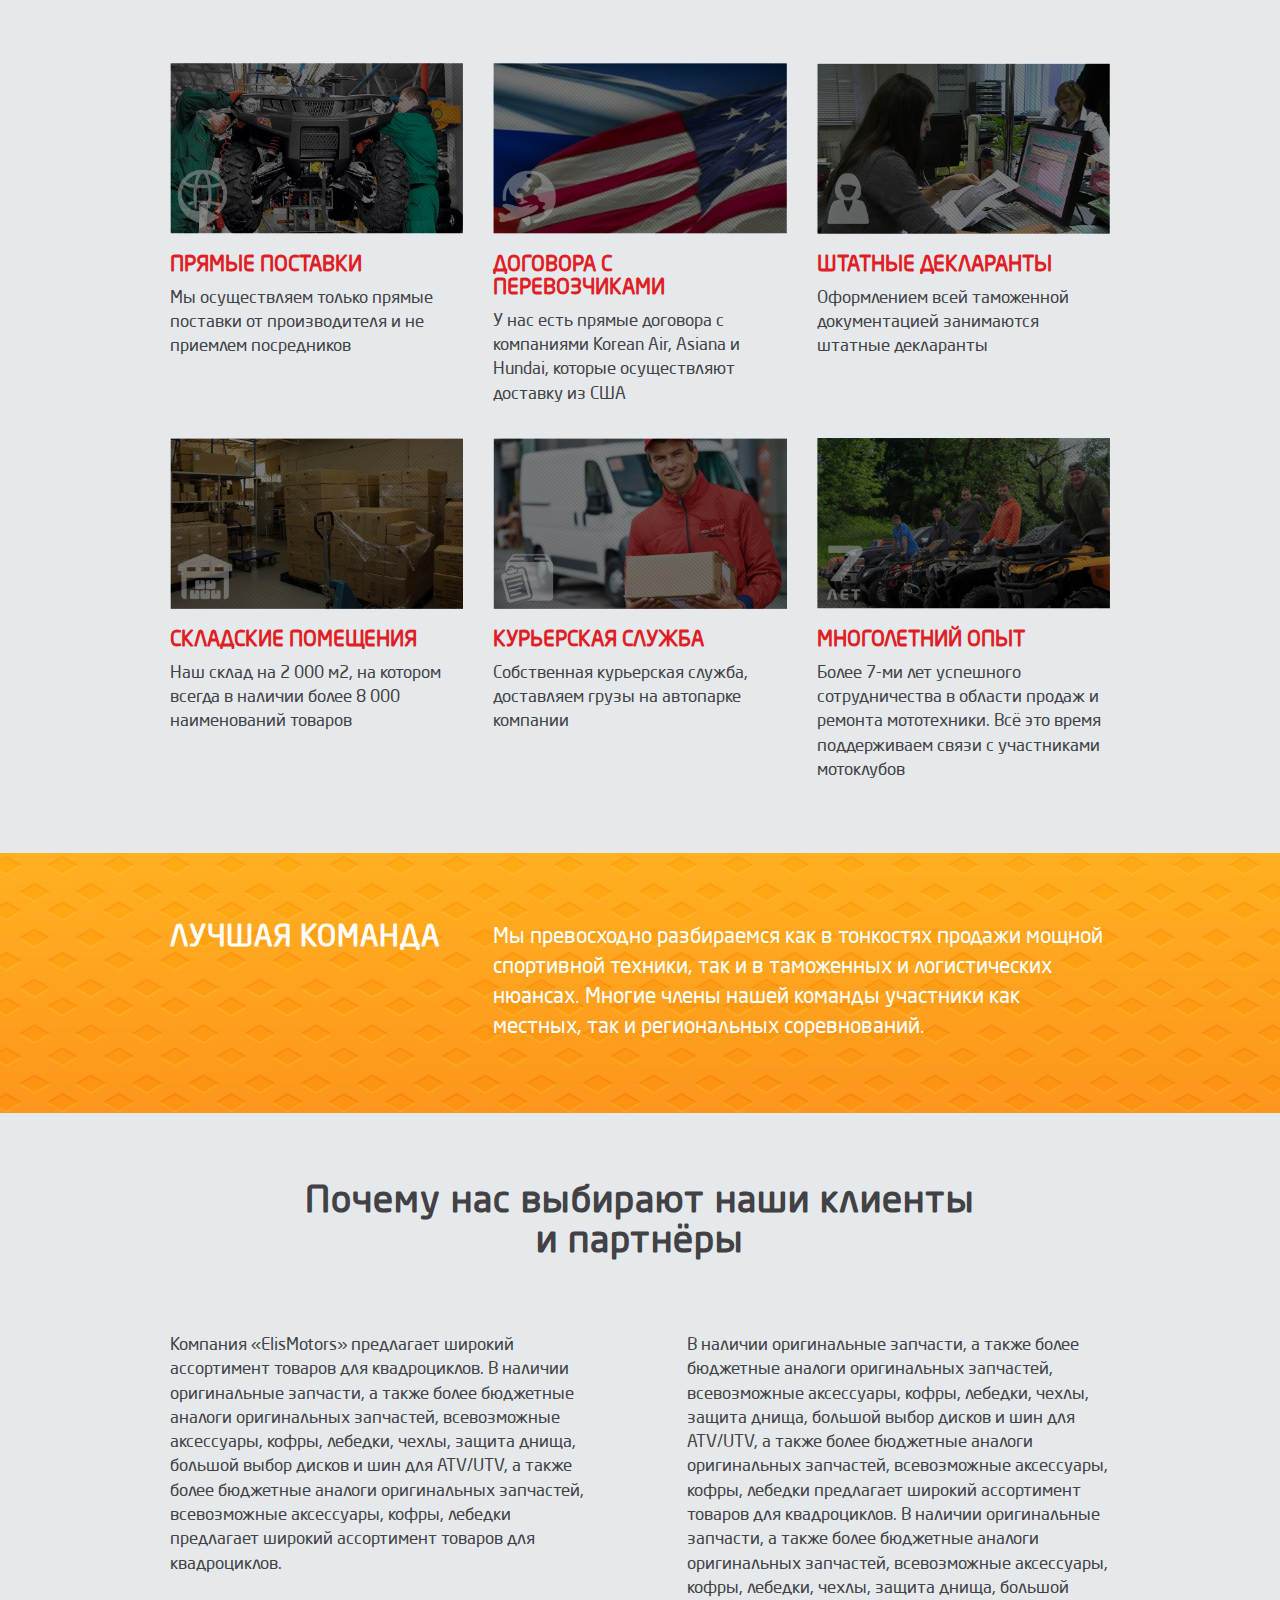
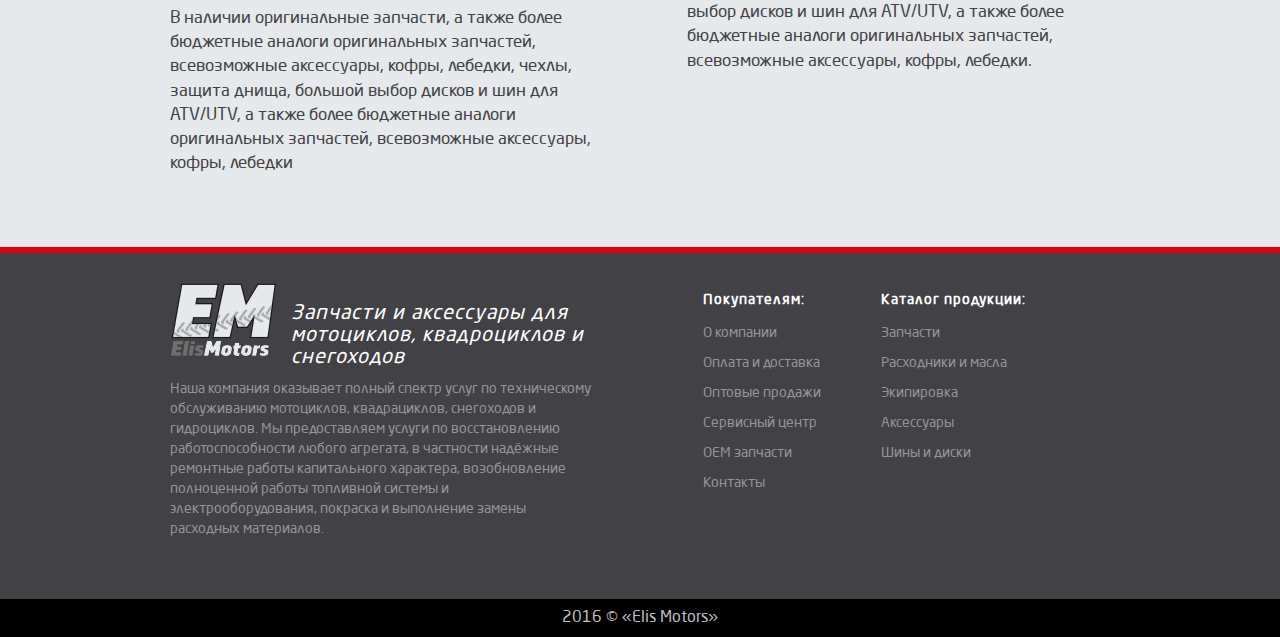
<file: company.html>
<!DOCTYPE html>
<html lang="ru">
<head>
  <meta charset="utf-8">
  <meta http-equiv="X-UA-Compatible" content="IE=edge">
  <meta name="viewport" content="width=device-width, initial-scale=1">
  <title>О компании</title>
  <link href="css/bootstrap.min.css" rel="stylesheet">
  <link href="css/jquery-ui.css" rel="stylesheet">
  <link href="css/jquery-ui.structure.css" rel="stylesheet">
  <link href="css/style.css" rel="stylesheet">
  <!-- HTML5 Shim and Respond.js IE8 support of HTML5 elements and media queries -->
  <!-- WARNING: Respond.js doesn't work if you view the page via file:// -->
  <!--[if lt IE 9]>
  <script src="https://oss.maxcdn.com/libs/html5shiv/3.7.0/html5shiv.js"></script>
  <script src="https://oss.maxcdn.com/libs/respond.js/1.4.2/respond.min.js"></script>
  <![endif]-->
</head>
<body>
  <div class="wrapper">
<!-- HEADER -->
    <header class="header">
      <div class="container">
        <div class="row">
          <div class="col-lg-15">
            <div class="row">
              <div class="col-lg-3 col-sm-3 col-xs-5">
                <div class="logo">
                  <img src="images/logo.png" alt="Logo" class="img-responsive">
                </div>
              </div>
              <div class="col-sm-1 hidden-lg hidden-xs"></div>
              <div class="col-lg-12 col-sm-9 col-xs-5 header-content">
                <div class="row">
                  <div class="col-lg-8 col-xs-15">
                    <div class="search-big hidden-lg hidden-md hidden-sm">
                      <a href="#"><i class="search-icn pull-right"></i></a>
                    </div>
                    <form action="!" method="post" class="search" id="search">
                      <input type="search" name="search" class="input" placeholder="Поиск более чем по 20 000 запчастей">
                      <input type="submit" name="submit" value="" class="submit"></form>
                  </div>
                  <div class="col-lg-7 col-md-15 hidden-sm hidden-xs">
                    <address class="address-header">
                      <p class="phone">
                        <span class="tel">+7 (423) 293-78-78</span>
                        <a href="#" class="call-back">Перезвоните мне</a>
                      </p>
                      <p class="location">г. Владивосток, район «Снеговая», ул. Карьерная, 10А</p>
                    </address>
                  </div>
                  <div class="col-lg-15 wr-header-nav">
                    <a href="#" class="btn-close hidden-lg hidden-xs">
                      <i class="icn close-header-nav"></i>
                    </a>
                    <nav class="header-nav">
                      <ul class="list-unstyled list-inline">
                        <li>
                          <a href="#">О компании</a>
                        </li>
                        <li>
                          <a href="#">ОЕМ запчасти</a>
                        </li>
                        <li>
                          <a href="#">Мотосервис</a>
                        </li>
                        <li>
                          <a href="#">Ваши объявления</a>
                        </li>
                        <li>
                          <a href="#">Оплата и доставка</a>
                        </li>
                        <li>
                          <a href="#">Контакты</a>
                        </li>
                        <li>
                          <a href="#" class="text-uppercase">
                            <span class="h-nav-btn">Оптовые продажи</span>
                          </a>
                        </li>
                      </ul>
                    </nav>
                  </div>
                </div>
              </div>
              <div class="hidden-lg col-sm-2 col-xs-5">
                <div class="btn-menu-header pull-right">
                  <a href="#">
                    <i class="icn menu"></i>
                  </a>
                </div> 
              </div>
            </div>
          </div>
        </div>
      </div>
    </header>
<!-- NAV -->
    <nav class="nav ">
      <div class="container">
        <div class="row">
          <div class="col-lg-15 text-center wr-menu">
            <div class="row">
              <div class="col-lg-4 col-lg-push-11">
                <div class="menu-right text-right">
                  <a href="#" class="entrance"><i class="icn client"></i></a>
                  <a href="#" class="basket-goods text-center"><i class="icn cart"></i>Корзина товаров</a>
                </div>
              </div>
              <div class="col-lg-11 col-lg-pull-4">
                <div class="menu-left">
                  <ul class="list-unstyled list-inline">
                    <li>
                      <a href="#" class="line">Запчасти</a>
                    </li>
                    <li>
                      <a href="#" class="line">Расходники</a>
                    </li>
                    <li>
                      <a href="#" class="line">Масла</a>
                    </li>
                    <li>
                      <a href="#" class="line">Шины</a>
                    </li>
                    <li>
                      <a href="#" class="line">Диски</a>
                    </li>
                    <li>
                      <a href="#" class="line">Аксессуары</a>
                    </li>
                    <li>
                      <a href="#" class="line">Гусеницы</a>
                    </li>
                    <li>
                      <a href="#" class="line">Экипировка</a>
                    </li>
                  </ul>
                </div>
              </div>
            </div>
          </div>
        </div>
      </div>
    </nav>
<!-- MAIN -->
    <main>
      <div class="about-company">
        <div class="container">
          <div class="row ">
            <div class="col-lg-15">
              <h2 class="text-center text-uppercase">О компании</h2>
              <div class="text-center descr-company">
                Компания «ElisMotors» предлагает широкий ассортимент товаров для квадроциклов. В наличии оригинальные запчасти, а также более бюджетные аналоги оригинальных запчастей, всевозможные
              аксессуары, кофры, лебедки, чехлы, защита днища, большой выбор дисков и шин для ATV/UTV.
              </div>
              <h1 class="text-center">
                Запчасти и аксессуары для квадроциклов, мотоциклов и снегоходов.
              </h1>
            </div>
          </div>
        </div>
      </div>
      <div class="advantage">
        <div class="container">
          <div class="row">
            <div class="col-md-5">
              <h2 class="text-uppercase">
                Преимущества
              </h2>
            </div>
            <div class="col-md-5">
              <h2>
                Надёжный поставщик 
              </h2>
              <p>
                Компания «ElisMotors» предлагает широкий ассортимент товаров для квадроциклов. В наличии оригинальные запчасти, а также более бюджетные аналоги оригинальных запчастей, всевозможные аксессуары, кофры, лебедки, чехлы, защита днища, большой выбор дисков и шин для ATV/UTV, а также более бюджетные аналоги оригинальных запчастей, всевозможные аксессуары, кофры, лебедки
              </p>
            </div>
            <div class="col-md-5">
              <h2>
                Гарантии и ответственность 
              </h2>
              <p>
                Компания «ElisMotors» предлагает широкий ассортимент товаров для квадроциклов. В наличии оригинальные запчасти, а также более бюджетные аналоги оригинальных запчастей, всевозможные аксессуары, кофры, лебедки, чехлы, защита днища, большой выбор дисков и шин для ATV/UTV.
              </p>
            </div>
          </div>
        </div>
      </div>
      <div class="cooperation">
        <div class="container">
          <div class="row changed">
            <h2 class="text-center">
              Причины для сотрудничества с нашей компанией
            </h2>
            <div class="col-md-5 col-sm-7">
              <div class="causes">
                <img src="images/page-company/img-cooperation-1.jpg" alt="Причины для сотрудничества" class="img-responsive img-coop">
                <h3 class="text-uppercase">Прямые поставки</h3>
                <p>Мы осуществляем только прямые поставки от производителя и не приемлем посредников</p>
              </div>
            </div>
            <div class="col-md-5 col-sm-7">
              <div class="causes">
                <img src="images/page-company/img-cooperation-2.jpg" alt="Причины для сотрудничества" class="img-responsive img-coop">
                <h3 class="text-uppercase">Договора с перевозчиками</h3>
                <p>У нас есть прямые договора с компаниями Korean Air, Asiana и Hundai, которые осуществляют доставку из США</p>
              </div>
            </div>
            <div class="col-md-5 col-sm-7">
              <div class="causes">
                <img src="images/page-company/img-cooperation-3.jpg" alt="Причины для сотрудничества" class="img-responsive img-coop">
                <h3 class="text-uppercase">Штатные декларанты</h3>
                <p>Оформлением всей таможенной документацией занимаются штатные декларанты</p>
              </div>
            </div>
            <div class="col-md-5 col-sm-7">
              <div class="causes">
                <img src="images/page-company/img-cooperation-4.jpg" alt="Причины для сотрудничества" class="img-responsive img-coop">
                <h3 class="text-uppercase">Складские помещения</h3>
                <p>Наш склад на 2 000 м2, на котором всегда в наличии более 8 000 наименований товаров</p>
              </div>
            </div>
            <div class="col-md-5 col-sm-7">
              <div class="causes">
                <img src="images/page-company/img-cooperation-5.jpg" alt="Причины для сотрудничества" class="img-responsive img-coop">
                <h3 class="text-uppercase">Курьерская служба</h3>
                <p>Собственная курьерская служба, доставляем грузы на автопарке компании</p>
              </div>
            </div>
            <div class="col-md-5 col-sm-7">
              <div class="causes">
                <img src="images/page-company/img-cooperation-6.jpg" alt="Причины для сотрудничества" class="img-responsive img-coop">
                <h3 class="text-uppercase">Многолетний опыт</h3>
                <p>Более 7-ми лет успешного сотрудничества в области продаж и ремонта мототехники. Всё это время поддерживаем связи с участниками мотоклубов</p>
              </div>
            </div>
          </div>
        </div>
      </div>
      <div class="best-team">
        <div class="container">
          <div class="row">
            <div class="col-md-5">
              <h2 class="text-uppercase">
                Лучшая команда
              </h2>
            </div>
            <div class="col-md-10">
              <p>
                Мы превосходно разбираемся как в тонкостях продажи мощной спортивной техники, так и в таможенных и логистических нюансах. Многие члены нашей команды участники как местных, так и региональных соревнований.
              </p>
            </div>
          </div>
        </div>
      </div>
      <div class="why-we">
        <div class="container">
          <div class="row">
            <h2 class="text-center">
              Почему нас выбирают наши клиенты и партнёры
            </h2>
            <div class="col-md-7">
              <p>
                Компания «ElisMotors» предлагает широкий ассортимент товаров для квадроциклов. В наличии оригинальные запчасти, а также более бюджетные аналоги оригинальных запчастей, всевозможные аксессуары, кофры, лебедки, чехлы, защита днища, большой выбор дисков и шин для ATV/UTV, а также более бюджетные аналоги оригинальных запчастей, всевозможные аксессуары, кофры, лебедки  предлагает широкий ассортимент товаров для квадроциклов. 
              </p>
              <p>
                В наличии оригинальные запчасти, а также более бюджетные аналоги оригинальных запчастей, всевозможные аксессуары, кофры, лебедки, чехлы, защита днища, большой выбор дисков и шин для ATV/UTV, а также более бюджетные аналоги оригинальных запчастей, всевозможные аксессуары, кофры, лебедки
              </p>
            </div>
            <div class="col-md-1"></div>
            <div class="col-md-7">
              <p>
                В наличии оригинальные запчасти, а также более бюджетные аналоги оригинальных запчастей, всевозможные аксессуары, кофры, лебедки, чехлы, защита днища, большой выбор дисков и шин для ATV/UTV, а также более бюджетные аналоги оригинальных запчастей, всевозможные аксессуары, кофры, лебедки  предлагает широкий ассортимент товаров для квадроциклов. В наличии оригинальные запчасти, а также более бюджетные аналоги оригинальных запчастей, всевозможные аксессуары, кофры, лебедки, чехлы, защита днища, большой выбор дисков и шин для ATV/UTV, а также более бюджетные аналоги оригинальных запчастей, всевозможные аксессуары, кофры, лебедки.
              </p>
            </div>
          </div>
        </div>
      </div>
    </main>
    <footer class="footer">
      <div class="footer-content">
        <div class="container">
          <div class="row">
            <div class="col-md-15 hidden-sm hidden-xs">
              <div class="row">
                <div class="col-lg-6 col-md-7">
                  <div class="row">
                    <div class="col-lg-3 col-md-4">
                      <img src="images/logo-small.png" alt="logo" class="logo-footer">
                    </div>
                    <div class="col-lg-12 col-md-11">
                      <h2>Запчасти и аксессуары для мотоциклов, квадроциклов и снегоходов</h2> 
                    </div>
                    <div class="col-md-15">
                      Наша компания оказывает полный спектр услуг по техническому обслуживанию мотоциклов, квадрациклов, снегоходов и гидроциклов. Мы предоставляем услуги по восстановлению работоспособности любого агрегата, в частности надёжные ремонтные работы капитального характера, возобновление полноценной работы топливной системы и электрооборудования, покраска и выполнение замены расходных материалов. 
                    </div>
                  </div>
                </div>
                <div class="col-lg-5 col-md-4">
                  <ul class="list-unstyled footer-menu footer-menu-left">
                    <li>Покупателям:</li>
                    <li><a href="#">О компании</a></li>
                    <li><a href="#">Оплата и доставка</a></li>
                    <li><a href="#">Оптовые продажи</a></li>
                    <li><a href="#">Сервисный центр</a></li>
                    <li><a href="#">ОЕМ запчасти</a></li>
                    <li><a href="#">Контакты</a></li>
                  </ul>
                </div>
                <div class="col-md-4">
                  <ul class="list-unstyled footer-menu footer-menu-right">
                    <li>Каталог продукции:</li>
                    <li><a href="#">Запчасти</a></li>
                    <li><a href="#">Расходники и масла</a></li>
                    <li><a href="#">Экипировка</a></li>
                    <li><a href="#">Аксессуары</a></li>
                    <li><a href="#">Шины и диски</a></li>
                  </ul>
                </div>
              </div>
            </div>
            <div class="col-xs-15 hidden-lg hidden-md">
              <address class="address-footer">
                <p class="phone">
                  <span class="tel">+7 (423) 293-78-78</span>
                  <a href="#" class="call-back">Перезвоните мне</a>
                </p>
                <p class="location">г. Владивосток, район «Снеговая», ул. Карьерная, 10А</p>
              </address>
            </div>
          </div>
        </div>
      </div>
      <div class="copy">
        2016  © «Elis Motors»
      </div>
    </footer>
  </div>  
<!-- SCRIPT -->
  <script src="js/jquery-2.1.4.min.js"></script>
  <script src="js/bootstrap.min.js"></script>
  <script src="js/jquery-ui.js"></script>
  <script src="js/common.js"></script>
</body>
</html>
</file>
<file: css/style.css>
/* font-family: "NeoSansProRegular"; */
@font-face {
    font-family: "NeoSansProRegular";
    src: url("../fonts/NeoSansProRegular.eot");
    src: url("../fonts/NeoSansProRegular.eot?#iefix")format("embedded-opentype"),
    url("../fonts/NeoSansProRegular.woff") format("woff"),
    url("../fonts/NeoSansProRegular.ttf") format("truetype");
    font-style: normal;
    font-weight: normal;
}
/* font-family: "NeoSansProBold"; */
@font-face {
    font-family: "NeoSansProBold";
    src: url("../fonts/NeoSansProBold.eot");
    src: url("../fonts/NeoSansProBold.eot?#iefix")format("embedded-opentype"),
    url("../fonts/NeoSansProBold.woff") format("woff"),
    url("../fonts/NeoSansProBold.ttf") format("truetype");
    font-style: normal;
    font-weight: bold;
}

body{
    background: #e6e9eb;
    font-family: "NeoSansProRegular";
    color: #424145;
}
.wrapper{
    width: 100%;
    overflow: hidden;
}
ul{
    margin-bottom: 0;
}
/*---- HEADER ----*/
.header{
    padding: 28px 0;
}
.header-content{
    padding-top: 5px;
}
.header-content:before{
    content: '';
    position: relative;
    left: 0px;
    top: 75px;
    display: block;
    width: 2000px;
    height: 3px;
    background: #e2000f;
}
.search{
    width: 100%;
    position: relative;
    margin-right: 50px;
}
.input{
    width: 100%;
    height: 50px;
    background: #d6d9db;
    font-size: 18px;
    padding: 0 10px;
    border: 0;
}
.submit{
    position: absolute;
    top: 0;
    right: 0;
    width: 70px;
    height: 50px;
    background: #d6d9db url(../images/search.png) no-repeat 5px center; 
    border: 0;
}
.input:focus,
.input:active,
.submit:focus,
.submit:active{
    outline: none;
}
.address-header{
    padding-left: 28px;
}
.phone{
    margin-bottom: 0;
}
.tel{
    font-size: 20px;
    font-weight: bold;
    margin-right: 25px;
}
.call-back{
    color: #e2000f;
    text-decoration: underline;
    font-size: 16px;
}
.call-back:hover{
    text-decoration: none;
    color: #e2000f;
}
.location{
    font-size: 19px;
}
.header-nav{
    font-size: 0;
    padding-top: 18px;
    width: 1122px;
}
.header-nav li{
    padding: 0;
}
.header-nav li a{
    display: block;
    font-size: 18px;
    color: #424145;
    padding: 3px 18px;
}
.header-nav li:first-child a{
    padding-left: 5px;
}
.header-nav li a:hover{
    color: #e2000f;
    text-decoration: none;
}
.header-nav li:last-child a{
    background: #e2000f;
    color: #fff; 
    transform: skewX(-15deg);
    margin-left: 13px;
    box-shadow: 1px 1px 2px #444;
}
.header-nav li:last-child a:hover{
    background: #9e000b;
    color:  #fff;
}
.h-nav-btn{
    display: block;
    transform: skewX(15deg);
}

/*---- NAV ----*/
.nav{
    height: 60px;
    background: #000;
}
.nav ul,
.list-sel-oil,
.list-pick{
    font-size: 0;
}
.nav ul li{
    padding: 0;
}
.nav ul li a{
    position: relative;
    left: -2px;
    display: block;
    height: 60px;
    line-height: 60px;
    color: #fff;
    font-weight: bold;
    text-transform: uppercase;
    font-size: 16px;
    letter-spacing: 1px;
    padding: 0 22px;
}
.line-lightgray:before,
.line:before{
    content: '';
    position: absolute;
    top:0;
    left: -1px;
    bottom: 0;
    margin: auto;
    display: block;
    width: 2px;
    height: 15px;
    background: #6d6e71;
}
.nav ul li a:hover{
    background: #fff;
    color: #e2000f;
    text-decoration: none;
}
.nav ul li a.active{
    background: #fff;
    color: #e2000f;
    text-decoration: none;
}
.entrance{
    display: inline-block;
    width: 82px;
    height: 60px;
    background: #222222;
    text-align: center;
    padding-top: 14px;
    vertical-align: top;
}
.basket-goods{
    display: inline-block;
    width: 217px;
    height: 60px;
    line-height: 60px;
    background: #222222;
    color: #fff;
    font-size: 16px;
}
.entrance:hover,
.basket-goods:hover{
    color: #fff;
    text-decoration: none;
    background: #4c4c4c;
}
.basket-goods i{
    position: relative;
    top: 10px;
    left: 17px;
    margin-right: 30px;
}

/*====================================
--------- PAGE INDEX ---------------
======================================*/

/*---- MAIN -----*/
.selection{
    background: url(../images/bg/bg-spares.jpg) no-repeat;
    -webkit-background-size: cover;
    background-size: cover;
}
.selection-top{
    background: rgba(255,255,255,.8);
}
.line-white:after,
.line-gray:after{
    content: '';
    position: absolute;
    display: block;
    width: 1px;
    height: 40px;
    background: #fff;
    right: 0;
    top: 10px;
}
.selection-top ul li a,
.sel-catalog{
    position: relative;
    display: block;
    height: 60px;
    line-height: 60px;
    font-size: 16px;
    color: #424145;
    padding: 0 40px;
}
.selection-top ul li a:hover,
.sel-catalog:hover{
    color: #e2000f;
    text-decoration: none;
}
.selection-top ul li a i,
.sel-catalog i{
    position: relative;
    top:5px;
    margin-right: 50px;
}
.selection-top ul li a:hover i.atv,
.sel-catalog:hover i.atv{
    background-position: -3px -451px; width: 40px; height: 26px;
}
.selection-top ul li a:hover i.motorbike,
.sel-catalog:hover i.motorbike{
    background-position: -3px -235px; width: 43px; height: 24px;
}
.selection-top ul li a:hover i.snowmobile,
.sel-catalog:hover i.snowmobile{
    background-position: -3px -140px; width: 46px; height: 23px;
}
.selection-top ul li{
    padding: 0;
}
.selection-bottom h2{
    font-size: 41px;
    font-weight: bold;
    color: #fff;
}
.fieldset{
    border: 0;
}
.ui-menu{
    font-size: 18px;
}
#form-selection{
    margin: 60px 0 0;
}
.ui-button{
    padding: 20px;
    border: 2px solid;
    border-radius: 6px;
    font-size: 21px;
    background: rgba(0,0,0,.5);
    color: #ababac; 
}
.ui-button:focus,
.ui-button:hover,
.ui-button:active{
    color: #fff;
    border: 2px solid;
    background: none;
    outline: none;
}
.ui-button:hover .ui-icon,
.ui-button:focus .ui-icon{
    background: url(../images/arrow-red.png) no-repeat;
}
.ui-button .ui-icon{
    background: url(../images/arrow-gray.png) no-repeat;
    top: 8px;
}
.ui-selectmenu-button.ui-button{
    margin: 15px;
}
#form-selection input{
    margin: 105px auto;
    padding: 20px 70px;
    background: rgba(74,73,76,.8);
    color: #fff;
    border: none;
    letter-spacing: 1px;
}
#form-selection input:hover{
    background: rgba(74,73,76,1);
}
h1{
    font-size: 51px;
    font-weight: bold;
    letter-spacing: 2px;
    word-spacing: 14px;
}
.descr{
    font-size: 35px;
    font-weight: bold;
    display: block;
}
/*----- SECTION 1------*/
.section-goods{
    padding: 80px 0;
}
.section-1{
    background: url(../images/bg/bg-goods-1.png) no-repeat;
    background-size: 100% 100%;
    margin-top: 85px;
}
.data-goods{
    position: relative;
}
.section-1 .img-goods{
    top: -50px;
}
.section-goods h2{
    font-size: 51px;
    font-weight: bold;
    letter-spacing: 2px;
    margin-bottom: 50px;
}
.text-white{
    color: #fff;
}
.view-all-gray,
.view-all-orange{
    display: inline-block;
    color: #fff;
    font-size: 17px;
    padding: 20px 60px;
    margin-top: 100px;
}
.view-all-gray{
    background: #424145;
}
.view-all-orange{
    background: #f6941d;
}
.view-all-orange:hover{
    background: #eb8100;
    color: #fff;
    text-decoration: none;
}
.view-all-gray:hover{
    background: #000;
    color: #fff;
    text-decoration: none;
}
.view-all-gray:active,
.view-all-gray:focus,
.view-all-orange:active,
.view-all-orange:focus{
    color: #fff;
    text-decoration: none;
}
.consumables{
    display: block;
    height: 70px;
    font-size: 17px;
    font-weight: bold;
    color: #424145;
    padding: 15px 0;
}
.consumables:hover{
    color: #424145;
}
.consumables i{
    vertical-align: middle;
    margin-right: 45px;
}
.name-goods{
    color: #a7aaac;
    text-decoration: underline;
    font-size: 21px;
}
.name-goods:hover{
    color: #a7aaac;
    text-decoration: none;    
}
.section-1 .name-goods{
    color: #e5e5e5;
}
.section-1 .name-goods:hover{
    color: #e5e5e5;   
}
.price{
    font-size: 35px;
    color: #fff;
    font-weight: bold;
}
/*----- SECTION 2 -----*/
.section-2 .price,
.section-4 .price,
.section-6 .price{
    color: #e2000f;
}
.section-2 .img-goods,
.section-4 .img-goods{
    left: 0;
    top: -90px;
}
.wr-name-goods{
    position: relative;
    top: -80px;
}
/*----- SECTION 3 -----*/
.section-3{
    background: url(../images/bg/bg-goods-2.png) no-repeat;
    background-size: 100% 100%;
}
.section-3 .consumables,
.section-5 .consumables,
.section-7 .consumables{
    color: #fff;
} 
.section-3 .consumables:hover,
.section-5 .consumables:hover{
    color: #fff;
}
.section-3 .img-goods{
    top: -36px;
}
.section-3 .wr-name-goods{
    top: -36px; 
    margin-left: 57%;
}
/*----- SECTION 4 -----*/
.section-4 h2{
    margin-bottom: 20px;
}
.section-4 h3{
    font-size: 41px;
    font-weight: bold;
    letter-spacing: 1px;
    margin-bottom: 50px;
}
.section-4 .wr-name-goods h3{
    margin-bottom: 0;
}
.section-4 .wr-name-goods{
    left: 80px;
}
/*----- SECTION 5 -----*/
.section-5{
    background: url(../images/bg/bg-goods-3.png) no-repeat;
    background-size: 100% 100%;
}
.section-5 .img-goods{
    top: 0;
}
/*----- SECTION 6 -----*/
.img-goods{
    position: absolute;
}
.section-6 .img-goods{
    top: -75px;
}
.section-6 .wr-name-goods{
    position: relative;
    left: -18%;
}
/*----- SECTION 7 -----*/
.section-7{
    background: url(../images/bg/bg-goods-4.png) no-repeat;
    background-size: 100% 100%;
    margin-bottom: 80px;
}
.section-7 .wr-name-goods{
    top: -20px;
    margin-left: 56%;
}
/*----- FOOTER -----*/
.footer-content{
    background: #424145;
    color: #949598;
    border-top: 6px solid #e2000f;
    padding: 30px 0 60px;
}
.footer h2{
    font-style: italic;
    color: #fff;
    font-size: 20px;
    letter-spacing: 1px;
}
.logo-footer{
    margin-bottom: 20px;
}
.copy{
   min-height: 38px;
   line-height: 38px;
   color: #bcbfc1;
   background: #000;
   text-align: center;
   font-size: 16px;
}
.footer-menu li a{
    display: inline-block;
    color: #949598;
    height: 30px;
    line-height: 30px;
}
.footer-menu li a:hover{
    color: #fff;
    text-decoration: underline;
}
.footer-menu li:first-child{
    color: #fff;
    font-weight: bold;
    height: 35px;
    line-height: 35px;
    letter-spacing: 1px;
}
.footer-menu-left{
    padding-left: 35%;
}
.menu-right{
    float: none !important;
}
/*---BTN MENU----*/
.btn-menu-header{
    width: 40px;
    height: 36px;
    padding-top: 14px;
}
.search-icn{
    display: block;
    width: 36px;
    height: 37px;
    background: url(../images/search-big.png) no-repeat;
}
.hr-line{
    display: block;
    width: 40px;
    height: 4px;
    border-radius: 25%;
    background: #e2000f;
    margin-bottom: 7px;
}
/*---- ICON ---*/
.icn{
    display: inline-block;
    background: url('../images/sprite.png') no-repeat;
    overflow: hidden;
}
.snowmobile-white {
    background-position: -3px -0px;
    width: 58px; 
    height: 28px; 
}
.atv-white { 
    background-position: -3px -31px; 
    width: 55px; 
    height: 34px; 
}
.motorbike-white { 
    background-position: -3px -68px; 
    width: 55px; 
    height: 29px; 
}
.accessory-gloves { 
    background-position: -3px -100px; 
    width: 53px; 
    height: 37px; 
}
.snowmobile-active { 
    background-position: -3px -140px; 
    width: 46px; 
    height: 23px; 
}
.snowmobile { 
    background-position: -3px -166px; 
    width: 46px; 
    height: 23px; 
}
.motor { 
    background-position: -3px -192px; 
    width: 43px; 
    height: 40px; 
}
.motorbike-active { 
    background-position: -3px -235px; 
    width: 43px; 
    height: 24px; 
}
.motorbike { 
    background-position: -3px -262px; 
    width: 43px; 
    height: 24px; 
}
.air-filter { 
    background-position: -3px -289px; 
    width: 42px; 
    height: 26px; 
}
.accessory-cap { 
    background-position: -3px -318px; 
    width: 40px; 
    height: 31px; 
}
.accessory-clothes { 
    background-position: -3px -352px; 
    width: 40px; 
    height: 30px; 
}
.accessory-glasses { 
    background-position: -3px -385px; 
    width: 40px; 
    height: 26px; 
}
.accessory-helmets { 
    background-position: -3px -414px; 
    width: 40px; 
    height: 34px; 
}
.atv-active { 
    background-position: -3px -451px; 
    width: 40px; 
    height: 26px; 
}
.atv { 
    background-position: -3px -480px; 
    width: 40px; 
    height: 26px; 
}
.cart { 
    background-position: -3px -509px; 
    width: 40px; 
    height: 30px; 
}
.transmission { 
    background-position: -3px -542px; 
    width: 40px; 
    height: 40px; 
}
.brake-pads { 
    background-position: -3px -585px; 
    width: 39px; 
    height: 39px; 
}
.battery { 
    background-position: -3px -627px; 
    width: 39px; 
    height: 31px; 
}
.spark-plug { 
    background-position: -3px -661px; 
    width: 36px; 
    height: 43px; 
}
.antifreeze { 
    background-position: -3px -707px; 
    width: 35px; 
    height: 41px; 
}
.accessory-boots { 
    background-position: -3px -751px; 
    width: 34px; 
    height: 38px; 
}
.lubricant { 
    background-position: -3px -792px; 
    width: 33px; 
    height: 40px; 
}
.accessory-body-protection { 
    background-position: -3px -835px; 
    width: 32px; 
    height: 38px; 
}
.client { 
    background-position: -3px -876px; 
    width: 32px; 
    height: 29px; 
}
.accessory-backpack { 
    background-position: -3px -908px; 
    width: 29px; 
    height: 40px; 
}
.atv-gray{
    background-position: -3px -1012px; 
    width: 56px; 
    height: 35px;
}
.motorbike-gray { 
    background-position: -3px -1050px; 
    width: 55px; 
    height: 30px; 
}
.snowmobile-gray {
    background-position: -3px -981px;
    width: 58px; 
    height: 30px; 
}
.menu{
    background: url(../images/menu.png) no-repeat;
    width: 42px;
    height: 36px;
}
.close-menu{
    background: url(../images/close.png) no-repeat;
    width: 37px;
    height: 37px;
}

/*====================================
--------- PAGE COMPANY ---------------
======================================*/
/*-------- ABOUT COMPANY ---------*/
.about-company{
    padding: 80px 0;
}
.about-company h1{
    font-size: 29px;
    font-weight: bold;
    line-height: 40px;
    letter-spacing: 1px;
}
.about-company h2{
    font-size: 41px;
    font-weight: bold;
    letter-spacing: 1px;
}
.descr-company{
    font-size: 21px;
    margin: 60px 0;
}
/*-------- AVANTAGE ---------*/
.advantage{
    color: #fff;
    background: url(../images/bg/bg-2.jpg) no-repeat;
    -webkit-background-size: cover;
    background-size: cover;
    padding: 70px 0 80px;
}
.advantage h2,
.best-team h2{
    font-size: 29px;
    font-weight: bold;
    letter-spacing: 1px;
}
.advantage h2{
    margin-bottom: 20px;
}
.advantage p,
.causes p,
.why-we p{
    font-size: 17px;
}
.best-team p{
    font-size: 21px;
}
/*-------- COOPERATION ---------*/
.cooperation{
    padding: 70px 0 40px;
}
.cooperation h2,
.why-we h2{
    font-size: 37px;
    font-weight: bold;
    letter-spacing: 1px;
    max-width: 560px;
    margin: 0 auto 70px;
}
.causes{
    min-height: 400px;
    margin-bottom: 50px;
}
.causes h3{
    font-size: 21px;
    font-weight: bold;
    color: #df1e26;
}
/*------ BEST TEAM ------*/
.best-team{
    color: #fff;
    background: url(../images/bg/bg-1.jpg) no-repeat;
    -webkit-background-size: cover;
    padding: 70px 0px 60px;
}
.best-team h2{
    margin-top: 0;
}
.best-team p{
    line-height: 30px;
}
/*------ WHY WE -----*/
.why-we{
    padding: 70px 0 40px;
}
.why-we h2{
    max-width: 675px;
}
.why-we p{
    margin-bottom: 30px;
}
/*====================================
--------- PAGE CATALOG ---------------
======================================*/
.filtered-goods{
    padding-bottom: 70px;
}
.card_product{
    float: left;
    width: 224px;
    height: 250px;
    background: #fff;
    text-align: center;
    margin: 0 9px 18px;
    cursor: pointer;
    transition: 0.15s;
}
.card_product:hover{
    box-shadow: inset 2px 0 0 #424145, inset 0 2px 0 #424145, inset -2px 0 0 #424145;
}
.content-product{
    padding: 10px 30px 12px;
}
.img-product{
    height: 140px;
}
.img-product img{
    margin: 0 auto;
}
.name-product{
    font-size: 15px;
    line-height: 15px;
    margin: 10px 0 12px;
}
.price-product{
    font-size: 17px;
    font-weight: bold;
    line-height: 17px;
    margin: 0;
}
.in-basket{
    background: #dddfe0;
    height: 35px;
    line-height: 35px;
    color: #8f9092;
    transition: 0.15s;
}
.card_product:hover .in-basket{
    background: #424145;
    color: #fff;
}
.line-gray:after{
    background: #e6e7e8;
}
.list-pick li:first-child a,
.list-sel-oil li:first-child a{
    padding-left: 0;
}
.bg-white{
    background: #fff;
}
.pointer{
    font-size: 31px;
    margin: 50px 0;
}
.list-sel-oil{
    padding-bottom: 14px;
    box-shadow: 0 1px 0 0 #d9dcde,0 2px 0 0 #ced0d1,0 3px 0 0 #eeeff0;
}
.list-sel-oil li a i{
    position: relative;
    margin-right: 18px;
}
.list-sel-oil li a i.motor{
    top: 1px;
    width: 22px;
    height: 20px;
    background-size: 135% auto;
    background-position: 0px -88px;
}
.list-sel-oil li a i.transmission{
    top: 4px;
    width: 20px;
    height: 20px;
    background-size: 145% auto;
    background-position: 0px -245px;
}
.list-sel-oil li a i.lubricant{
    top: 2px;
    width: 17px;
    height: 20px;
    background-size: 170% auto;
    background-position: 0px -356px;
}
.list-sel-oil li a i.antifreeze{
    top: 3px;
    width: 18px;
    height: 21px;
    background-size: 170% auto;
    background-position: 0px -337px;
}
.list-sel-oil li a{
    position: relative;
    display: block;
    font-size: 16px;
    color: #424145;
    padding: 0 20px;
}
.list-sel-oil li a:hover{
    color: #424145;
}
.line-lightgray:before{
    background: #d1d4d6;
}
.selection-catalog{
    padding-bottom: 50px;
}
.filter-catalog p{
    font-size: 15px;
    font-weight: bold;
    padding-bottom: 10px;
    box-shadow: 0 1px 0 0 #d9dcde,0 2px 0 0 #ced0d1,0 3px 0 0 #eeeff0;
    margin-bottom: 20px;
}
.filter-catalog label{
    font-size: 15px;
    font-weight: normal;
    margin-bottom: 17px;
}
.filter-catalog input[type=checkbox]{
    position: relative;
    top:-2px;
    width: 17px;
    height: 17px;
    vertical-align: top;
    margin-right: 6px;
}
.characteristics{
    margin-bottom: 30px;
}
#submitFilter{
    display: block;
    width: 100%;
    font-size: 14px;
    padding: 15px 0;
    border: 0;
    background: #df1e26;
    color: #fff;
    margin: 40px auto 20px;
}
#submitFilter:hover{
    background: #c4121a;
}
#filterCatalog input[type=reset]{
    display: block;
    margin: 0 auto 30px;
    border: 0;
    border-bottom: 1px solid #1a1a18;
    color: #1a1a18;
    background: none;
}
#filterCatalog input[type=reset]:hover{
    border-bottom: 1px solid #df1e26;
    color: #df1e26;
}
#submitFilter:focus,
#submitFilter:active,
#filterCatalog input[type=reset]:focus,
#filterCatalog input[type=reset]:active{
    outline: none;
}
.list-slide{
    display: none;
}
.menu-catalog-xs a:active,
.menu-catalog-xs a:focus{
    text-decoration: none;
    color: #fff;
}
/*------ MEDIA -----*/
@media screen and (max-width: 1469px){
    .header-content:before{
        display: none;
    }
    .address-header{
        margin-bottom: 0;
        margin-top: 10px;
    }
    .nav{
        height: 100%;
    }
    .menu-right{
        text-align: center;
    }
    .nav ul li a{
        padding: 0 17px;
    }
    .section-6 .img-goods{
        top: 0;
        left: 0px;
    }
    .section-6 .wr-name-goods{
        top: -50px;
        left: 0;
    }
    .section-2 .img-goods, .section-4 .img-goods{
        top: -45px;
    }
    .section-1 .img-goods{
        top: -20px;
    }
    .selection{
        background: url(../images/bg/bg-spares-lg.jpg) no-repeat;
        -webkit-background-size: cover;
        background-size: cover;
    }
    .basket-goods{
        width: 233px;
    }
    .causes{
        margin-bottom: 20px;
        min-height: 355px;
    }
    .section-5 .img-goods{
        top: 60px;
        left: -12px;
    }
    .consumables i{
        margin-right: 25px;
    }
    .section-7 .wr-name-goods{
        margin-left: 27%;
    }
    .wr-header-nav{
        position: fixed;
        width: 0px;
        height: 100%;
        background: #000;
        right: -33px;
        top: 0px;
        padding-top: 108px;
        z-index: 1000;
        box-shadow: -1px 0 2px #444;
    }
    .header-nav li{
        display: block;
        margin-left: -10px;
        margin-right: -15px;
    }
    .header-nav li a{
        height: 50px;
        line-height: 50px;
        color: #fff;
        padding-left: 15px;
        border-bottom: 1px solid #232324;
    }
    .header-nav li:first-child a{
        padding-left: 15px;
    }
    .header-nav li a:hover{
        background: #fff;
    }
    .header-nav li:last-child a{
        transform: none;
        box-shadow: none;
        border-bottom: 0;
        margin-left: 0;
    }
    .h-nav-btn{
        transform: none;
    }
    .close-header-nav{
        position: absolute;
        top: 42px;
        left: 42px;
        width: 37px;
        height: 37px;
        background: url(../images/close.png) no-repeat;
    }
    .btn-close{
        display: block;
    }
    .b-fix{
        overflow: hidden;
    }
}
@media screen and (max-width: 1199px){
    .footer-menu-left{
        padding-left: 22%;
    }
    .section-2 .img-goods,
    .section-4 .img-goods{
        top: 40px;
    }
    .nav ul li a{
        padding: 0 37px;
    }
    .section-2 .img-goods, .section-4 .img-goods{
        top: -60px;
    }
    .selection{
        background: url(../images/bg/bg-spares-md.jpg) no-repeat;
        -webkit-background-size: cover;
        background-size: cover;
    }
    .card_product{
        margin: 0 12px 24px;
    }
    .section-7 .wr-name-goods{
        margin-left: 27%;
    }
}
@media screen and (max-width: 992px){
    .wr-i{
        display: block;
        height: 40px;
        margin-bottom: 8px;
    }
    .section-5 .wr-i,
    .section-6 .wr-i{
        margin-bottom: -5px;
    }
    .descr{
        margin-bottom: 20px;
    }
    .section-1 .img-goods{
        top: 100px;
    }
    .consumables{
        height: 115px;
    }
    .header-content{
        padding-top: 14px;
    }
    .header{
        padding: 15px 0;
    }
    .section-goods h2{
        font-size: 27px;
        text-align: center;
    }
    .section-1{
        margin-top: 0;
    }
    .section-goods{
        padding: 40px 0;
    }
    .consumables i{
        display: block;
        margin: 0 auto 10px;
    }
    .consumables{
        text-align: center;
    }
    .view-all-gray,
    .view-all-orange{
        margin-top: 10px;
    }
    .col-xs-15{
        text-align: center;
    }
    .section-4 h3{
        font-size: 16px;
    }
    .section-7{
        margin-bottom: 0;
    }
    .footer-content{
        padding: 30px 0 20px;
    }
    .tel,.location{
        color: #fff;
    }
    .tel{
        display: block;
        margin-bottom: 15px;
    }
    .location{
        margin-top: 15px;
        font-size: 14px;
    }
    .btn-menu-header{
        padding-top: 20px;
    }
    .section-1{
        background: url(../images/bg/bg-1-sm.jpg) no-repeat;
        -webkit-background-size: cover;
        background-size: cover;
    }
    .section-3{
        background: url(../images/bg/bg-2-sm.jpg) no-repeat;
        -webkit-background-size: cover;
        background-size: cover;
    }
    .section-5{
        background: url(../images/bg/bg-3-sm.jpg) no-repeat;
        -webkit-background-size: cover;
        background-size: cover;
    }
    .section-7{
        background: url(../images/bg/bg-2-sm.jpg) no-repeat;
        -webkit-background-size: cover;
        background-size: cover;
    }
    .changed{
        position: relative;
        left: 25px;
    }
    .advantage{
        background: url(../images/bg/bg-2-sm.jpg) no-repeat;
        -webkit-background-size: cover;
        background-size: cover;
    }
    .best-team{
        background: url(../images/bg/bg-1-sm.jpg) no-repeat;
        -webkit-background-size: cover;
        background-size: cover;
        padding: 30px 0;
    }
    .card_product{
        width: 147px;
        height: 182px;
        margin: 0 9px 18px;
    }
    .content-product{
        padding: 10px;
    }
    .name-product{
        font-size: 12px;
        line-height: 12px;
        margin: 9px 0 9px;
    }
    .price-product{
        font-size: 14px;
        line-height: 14px;
    }
    .in-basket{
        height: 30px;
        line-height: 30px;
        font-size: 12px;
    }
    .img-product{
        height: 90px;
    }
    .img-product img{
        height: 90px;
    }
    .sel-catalog{
        padding: 0 28px;
    }
    .pointer{
        font-size: 25px;
        margin: 25px 0;
    }
    .list-sel-oil li a{
        padding: 0 13px;
    }
}
@media screen and (max-width: 767px){
    .selection{
        background: url(../images/bg/bg-spares-sm.jpg) no-repeat;
        -webkit-background-size: cover;
        background-size: cover;
    }
    .logo{
        width: 95px;
    }
    .search{
        display: none;
    }
    .selection{
        background: none;
    }
    .selection-bottom h2{
        font-size: 25px;
        color: #000;
    }
    .ui-button{
        background: #fff;
        border-color: #fff;
    }
    .ui-button:focus, .ui-button:hover, .ui-button:active{
        border-color: #434145;
        background: #fff;
        color: #434145;
    }
    #form-selection{
        margin-top: 40px;
    }
    #form-selection input{
        margin: 45px auto;
        background:#e2000f; 
    }
    #form-selection input:hover{
        background:#9e000b; 
    }
    .wr-menu{
        margin-right: -15px;
        margin-left: -15px;
    }
    .menu-left ul{
        background: url(../images/bg/bg-menu-xs.jpg);
    }
    .menu-left ul li{
        display: block;
    }
    .menu-left ul li a{
        height: 45px;
        line-height: 45px;
        border-bottom: 1px solid #201e1e;
    }
    .menu-catalog-xs a{
        display: block;
        color: #fff;
        font-weight: bold;
    }
    .menu-catalog-xs a:hover{
        text-decoration: none;
    }
    .arrow-menu{
        position: relative;
        width: 15px;
        height: 11px;
        left: 100px;
    }
    .menu-catalog-xs a i{
        background: url(../images/arrow-gray.png) no-repeat;
    }
    .section-1{
        background: url(../images/bg/bg-1-xs.jpg) no-repeat;
        -webkit-background-size: cover;
        background-size: cover;
    }
    .section-3{
        background: url(../images/bg/bg-2-xs.jpg) no-repeat;
        -webkit-background-size: cover;
        background-size: cover;
    }
    .section-5{
        background: url(../images/bg/bg-3-xs.jpg) no-repeat;
        -webkit-background-size: cover;
        background-size: cover;
    }
    .section-7{
        background: url(../images/bg/bg-2-xs.jpg) no-repeat;
        -webkit-background-size: cover;
        background-size: cover;
    }
    .btn-menu-header{
        padding-top: 14px;
    }
    .causes{
        text-align: center;
    }
    .img-coop{
        display: inline-block;
    }
    .changed{
        left: 0;
    }
    .causes{
        margin-bottom: 40px;
        min-height: auto;
    }
    .about-company{
        padding: 10px 0 30px;
    }
    .descr-company{
        margin: 30px 0;
        font-size: 12px;
    }
    .about-company h2{
        font-size: 25px;
        text-transform: none;
    }
    .about-company h1{
        font-size: 12px;
        word-spacing: 0;
        letter-spacing: 0;
        line-height: 20px;
    }
    .advantage{
        background: url(../images/bg/bg-2-xs.jpg) no-repeat;
        -webkit-background-size: cover;
        background-size: cover;
        padding: 10px 20px;
    }
    .advantage h2{
        font-size: 17px;
    }
    .advantage>div>div>div:first-child h2{
        text-align: center;
        font-size: 25px;
        margin-bottom: 30px;
    }
    .advantage>div>div>div{
        margin-bottom: 30px;
    }
    .advantage p{
        font-size: 12px;
    }
    .cooperation{
        padding: 30px 0 0;
    }
    .cooperation h2{
        font-size: 19px;
        max-width: 280px;
        margin: 0 auto 30px;
        text-align: center;
    }
    .causes h3{
        font-size: 19px;
    }
    .causes p{
        font-size: 12px;
    }
    .best-team{
        background: url(../images/bg/bg-1-xs.jpg) no-repeat;
        -webkit-background-size: cover;
        background-size: cover;
        padding: 30px 0;
    }
    .best-team h2{
        font-size: 25px;
        margin-bottom: 30px;
        text-align: center;
    }
    .best-team p{
        font-size: 15px;
    }
    .why-we h2{
        font-size: 19px;
        margin-bottom: 30px;
    }
    .why-we{
        padding: 30px 0 0;
    }
    .card_product{
        margin: 0 4px 15px;
    }
    .filter-catalog{
        display: none;
    }
    .filtered-goods{
        margin-right: -10px;
        margin-left: -10px;
    }
    .ui-button{
        font-size: 19px;
    }
    #form-sel-catalog .ui-selectmenu-button.ui-button{
        width: 15.5em;
    }
    .btn-addFilter{
        width: 290px;
        font-size: 19px;
        padding: 20px 0;
        text-align: center;
        background: #212221;
        color: #fff;
        border-radius: 6px;
        margin: 10px auto 40px;
        cursor: pointer;
    }
    .btn-addFilter:hover{
        background: #444;
    }
    .selection-catalog{
        padding-bottom: 25px;
    }
    .filtered-goods{
        padding-bottom: 25px;
    }
    #submitFilter{
        font-size: 17px;
    }
    .why-we p{
        font-size: 12px;
    }
    .wr-header-nav{
        top: 95px;
        padding-top: 0;
        box-shadow: none;
        transition: .4s;
    }
    .visited-menu{
        width: 100%;
        right: 0;
        transition: .4s;
    }

}
@media screen and (max-width: 390px){
    .ui-selectmenu-button.ui-button{
        margin: 10px 0;
        width: 13em;
    }
    .causes{
        text-align: left;
    }
}
</file>
